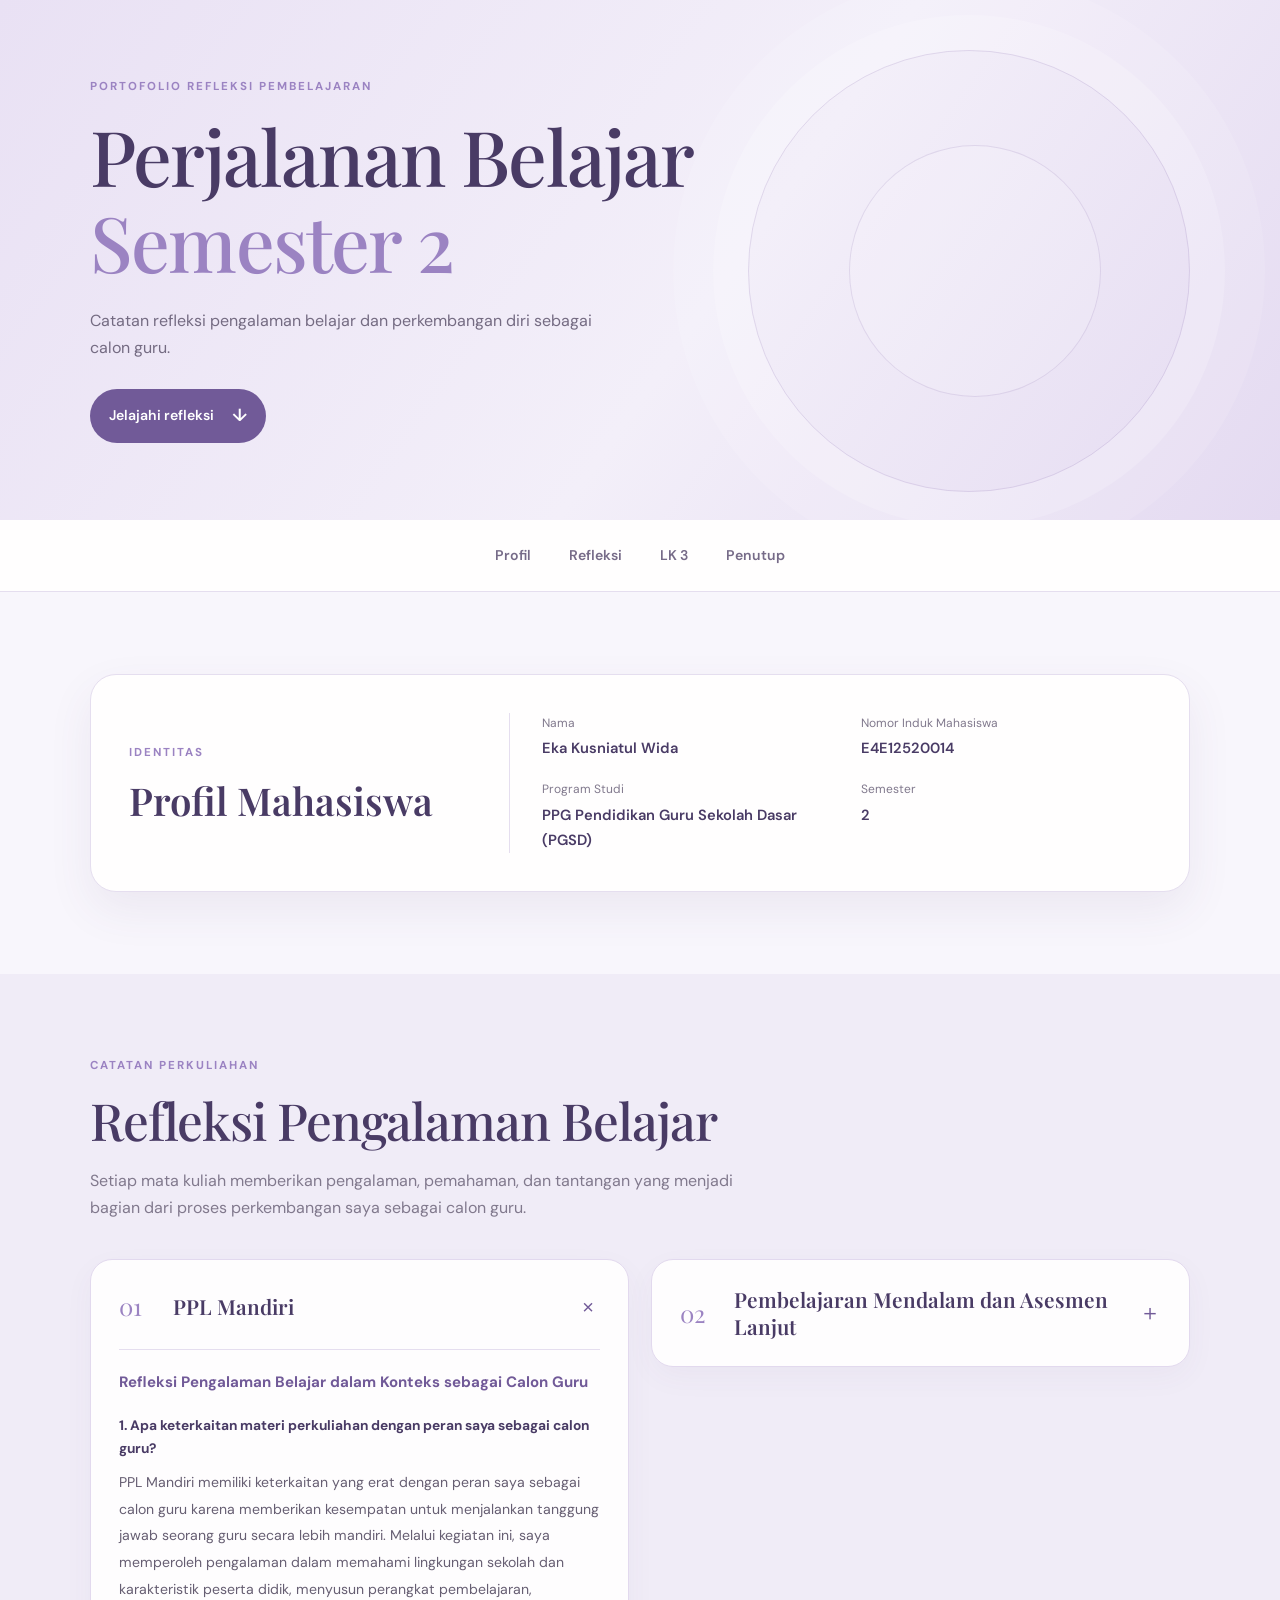
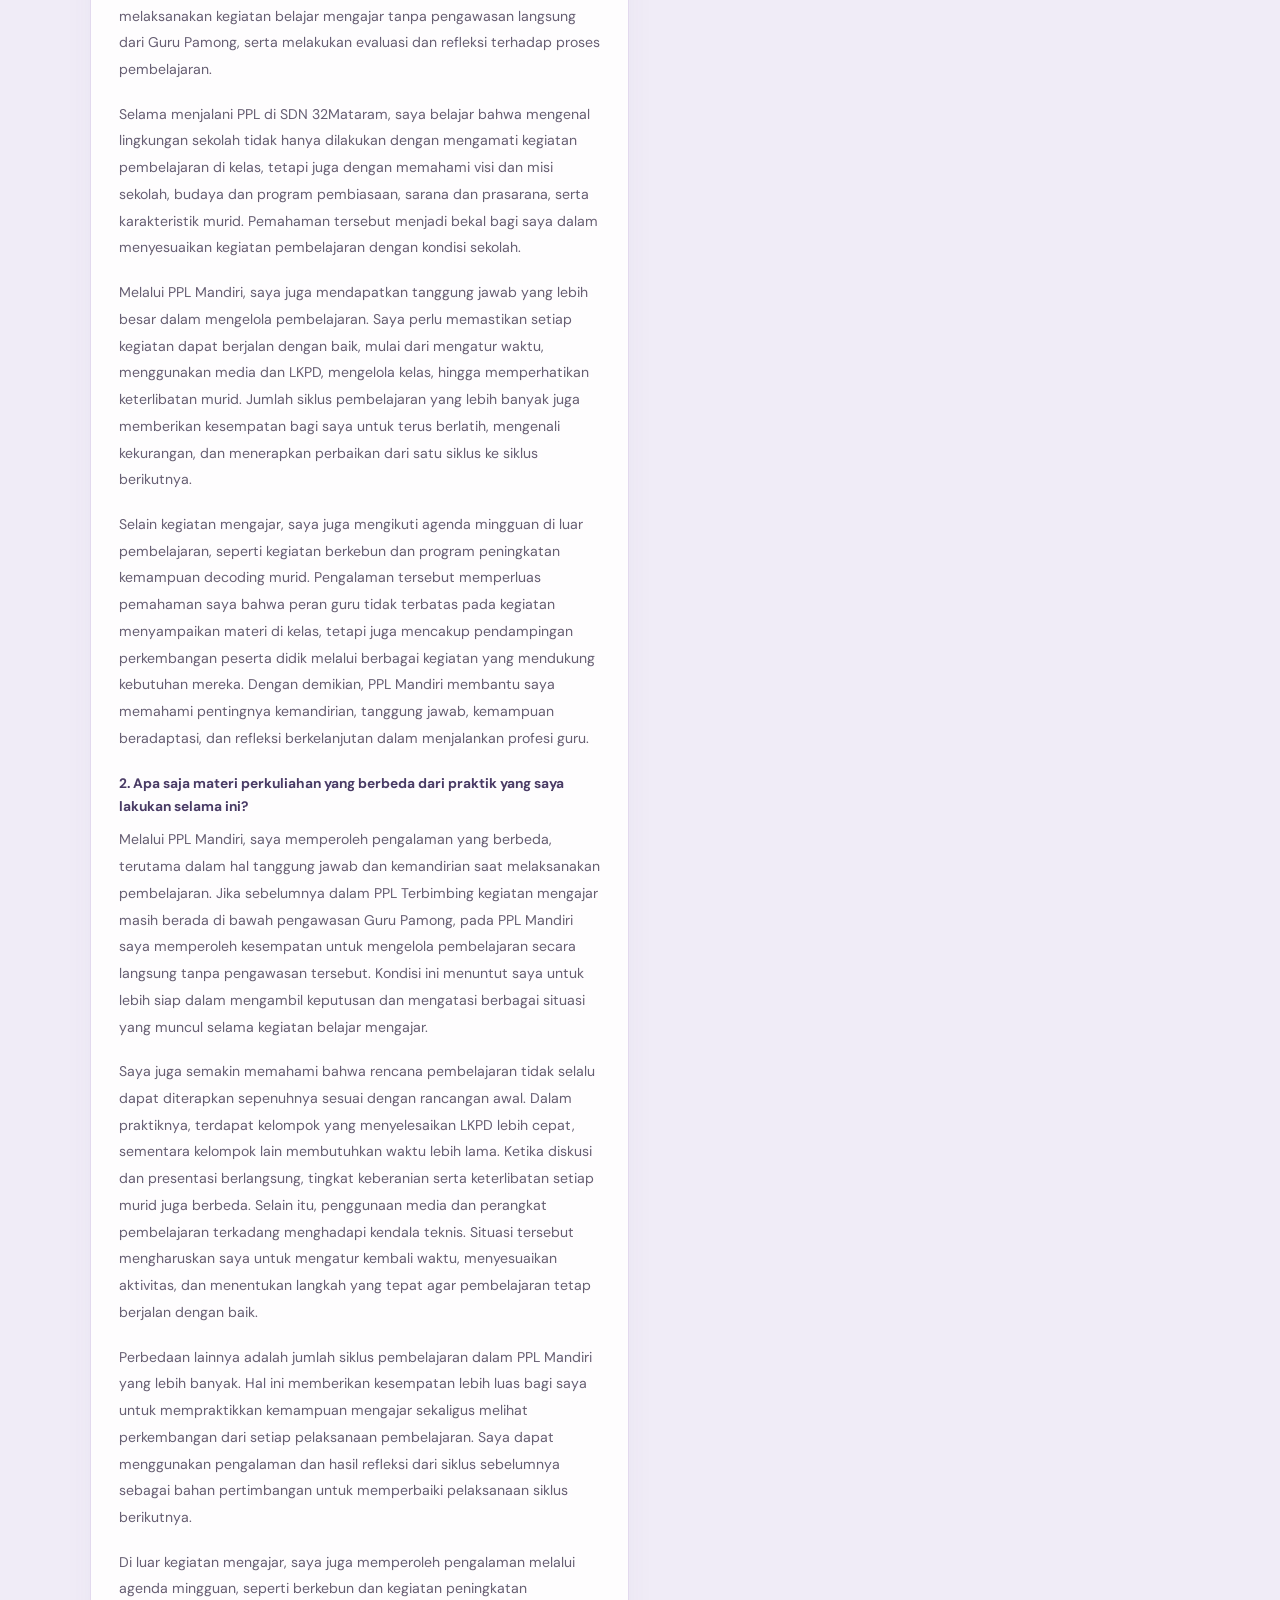
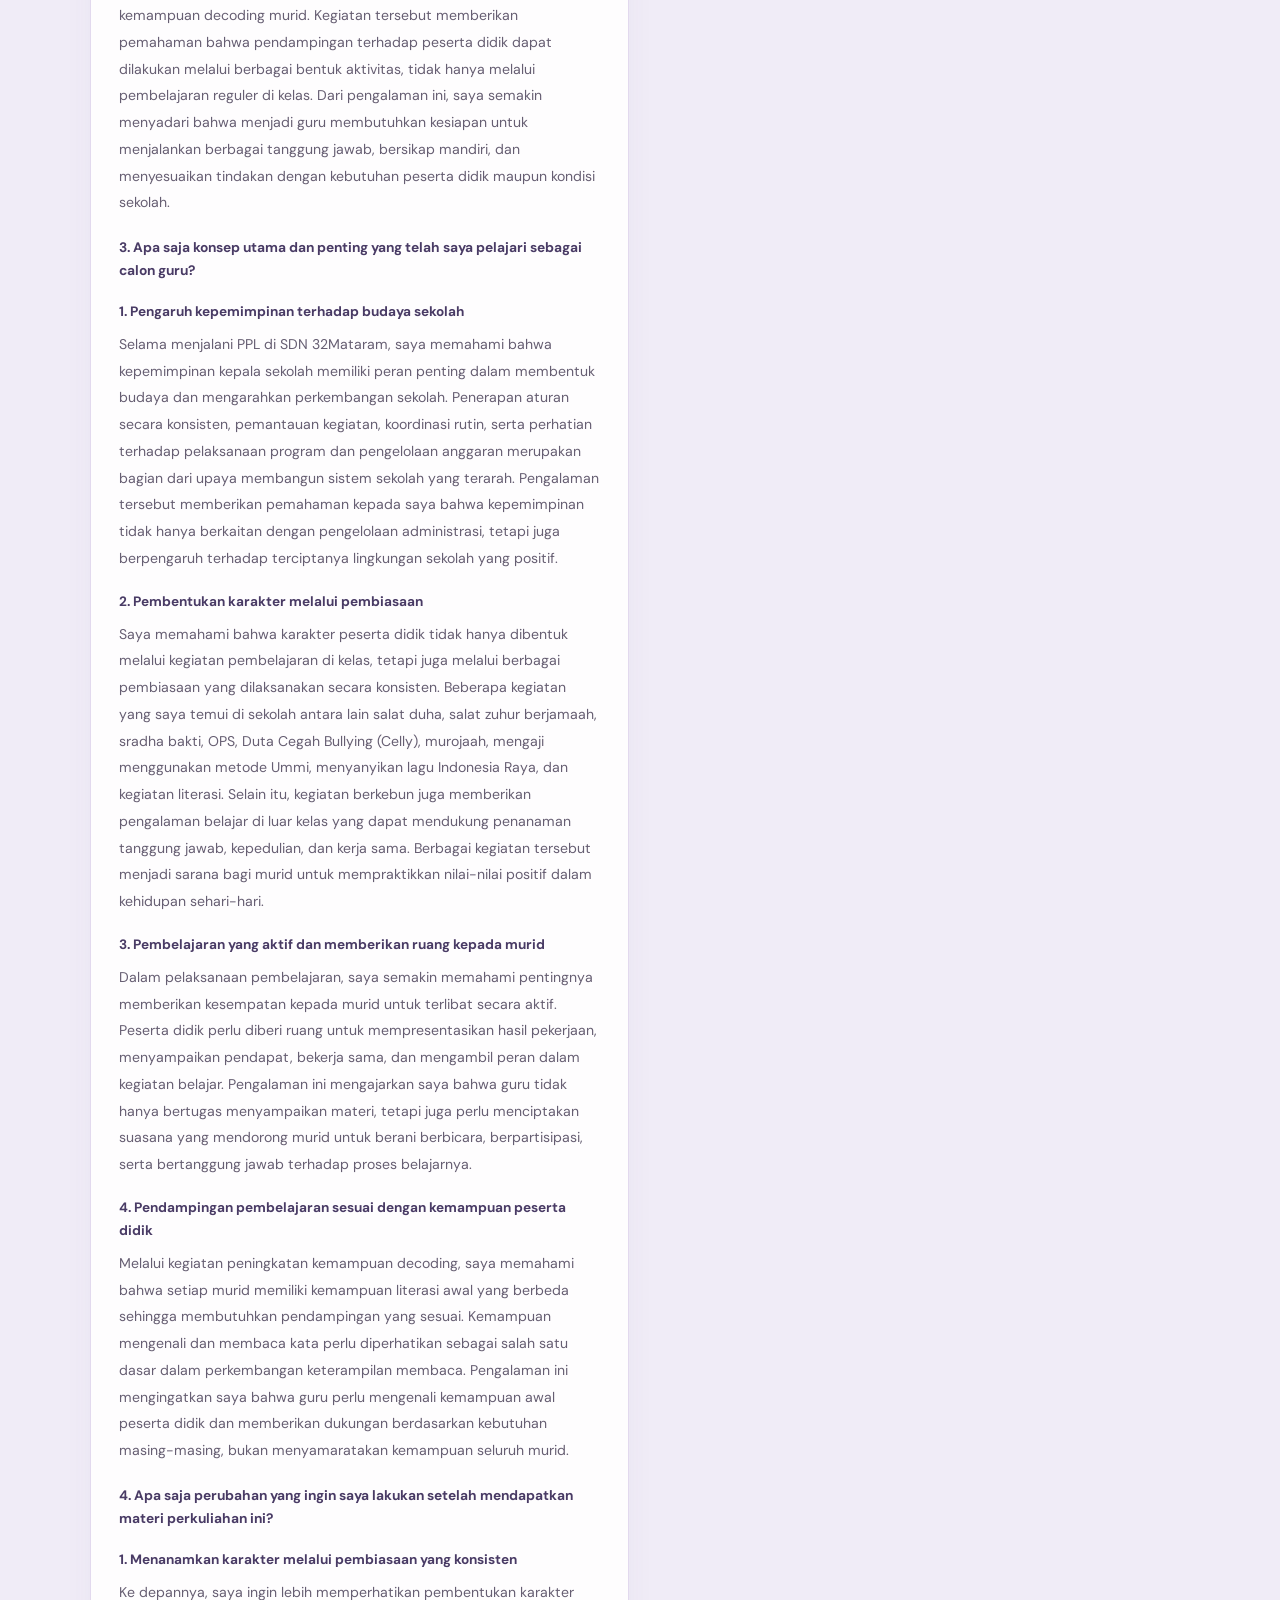
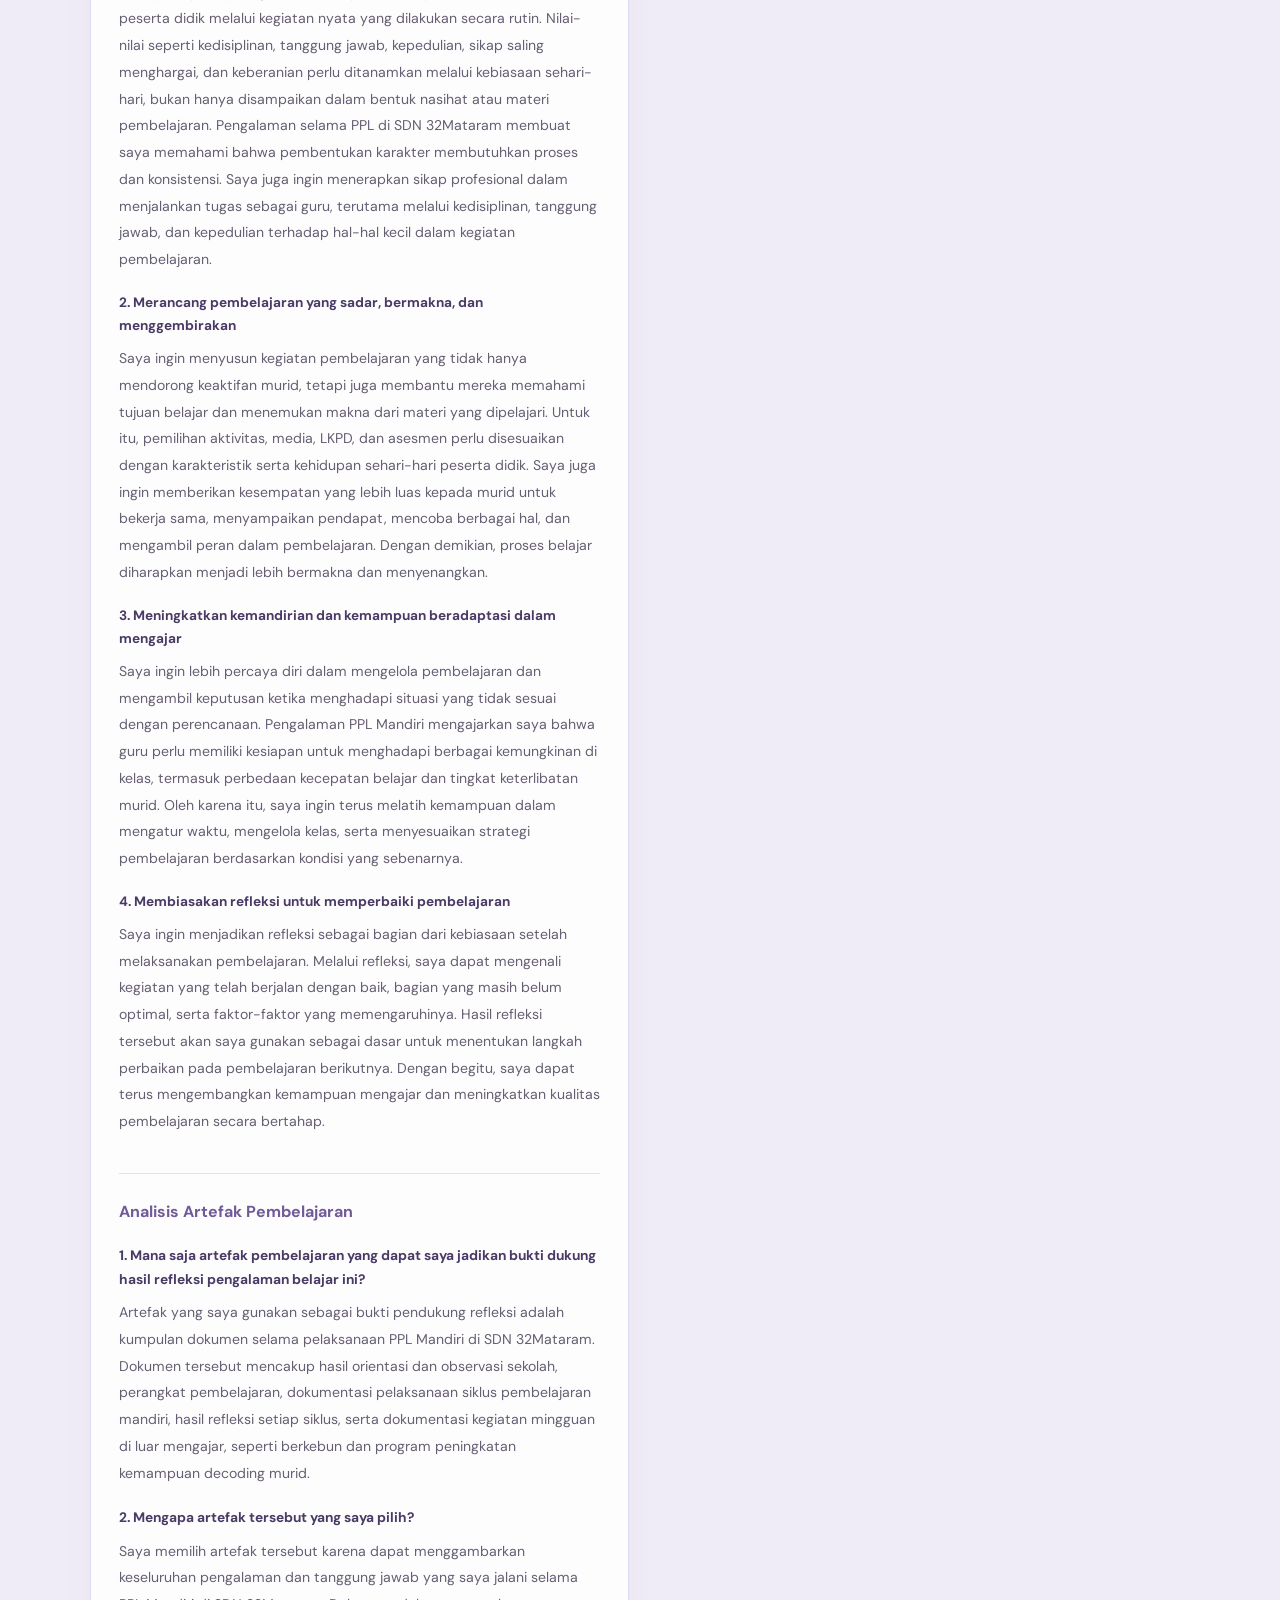
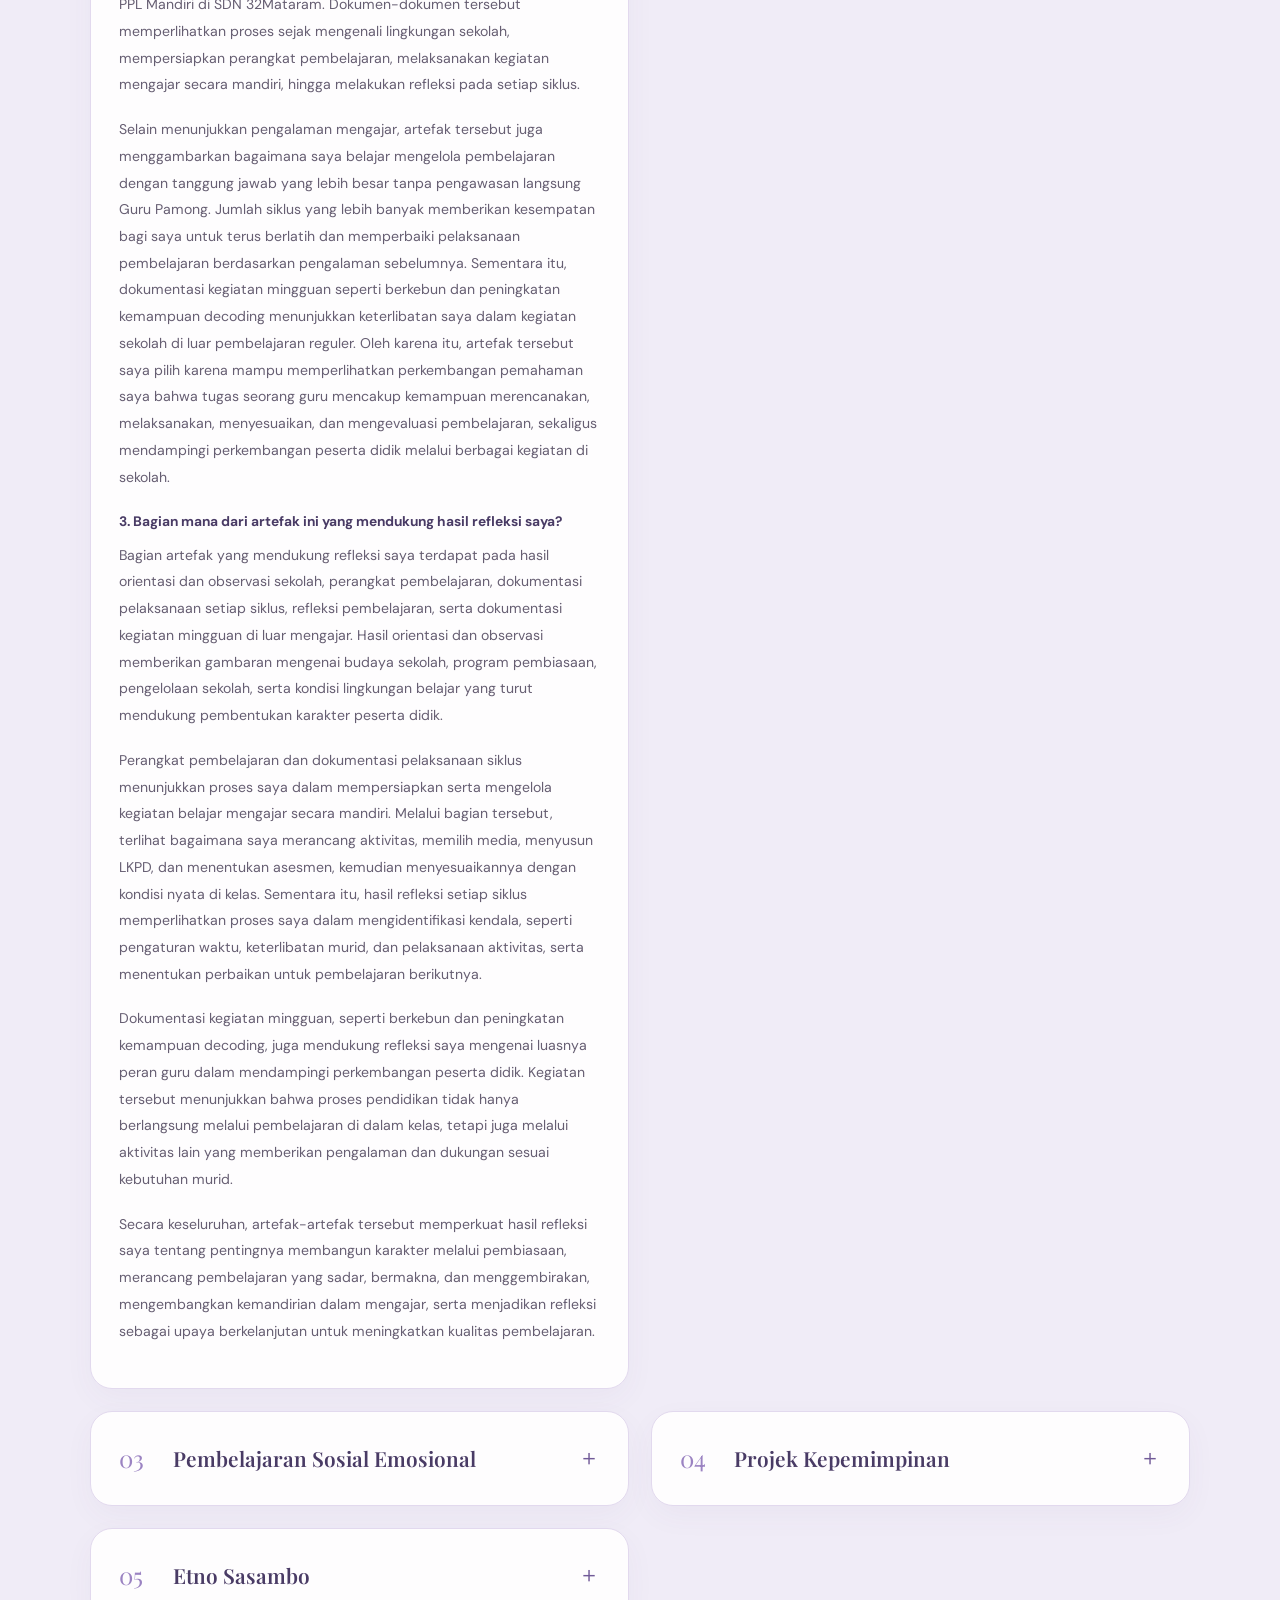
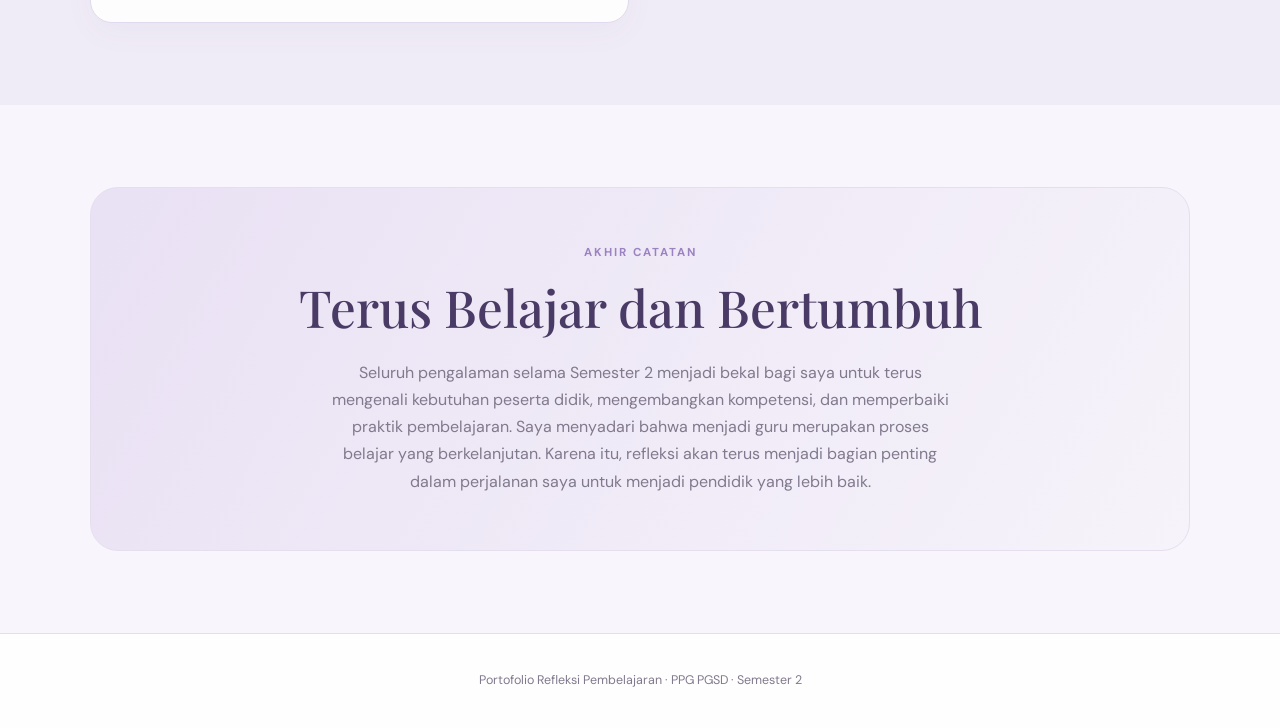
<file: index.html>
<!DOCTYPE html>
<html lang="id">
<head>
  <meta charset="UTF-8">
  <meta name="viewport" content="width=device-width, initial-scale=1.0">
  <meta name="description" content="Refleksi pengalaman belajar mahasiswa PPG PGSD Semester 2.">
  <title>Refleksi Pembelajaran | Semester 2</title>
  <link rel="preconnect" href="https://fonts.googleapis.com">
  <link rel="preconnect" href="https://fonts.gstatic.com" crossorigin>
  <link href="https://fonts.googleapis.com/css2?family=DM+Sans:wght@400;500;600;700&family=Playfair+Display:wght@500;600;700&display=swap" rel="stylesheet">
  <link rel="stylesheet" href="style.css">
</head>
<body>
  <header class="hero" id="beranda">
    <div class="hero-inner">
      <p class="eyebrow">PORTOFOLIO REFLEKSI PEMBELAJARAN</p>
      <h1>Perjalanan Belajar<br><span>Semester 2</span></h1>
      <p class="hero-description">Catatan refleksi pengalaman belajar dan perkembangan diri sebagai calon guru.</p>
      <a class="hero-link" href="#refleksi">Jelajahi refleksi <span aria-hidden="true">↓</span></a>
    </div>
  </header>

 <nav class="site-nav" aria-label="Navigasi utama">
  <a href="#profil">Profil</a>
  <a href="#refleksi">Refleksi</a>
  <a href="lk3.html">LK 3</a>
  <a href="#penutup">Penutup</a>
</nav>

  <main>
    <section class="profile-section" id="profil">
      <div class="profile-card">
        <div class="profile-heading">
          <p class="eyebrow">IDENTITAS</p>
          <h2>Profil Mahasiswa</h2>
        </div>
        <div class="profile-details">
          <p><span>Nama</span><strong> Eka Kusniatul Wida</strong></p>
          <p><span>Nomor Induk Mahasiswa</span><strong> E4E12520014</strong></p>
          <p><span>Program Studi</span><strong> PPG Pendidikan Guru Sekolah Dasar (PGSD)</strong></p>
          <p><span>Semester</span><strong> 2</strong></p>
        </div>
      </div>
    </section>

    <section class="reflection-section" id="refleksi">
      <div class="section-heading">
        <p class="eyebrow">CATATAN PERKULIAHAN</p>
        <h2>Refleksi Pengalaman Belajar</h2>
        <p>Setiap mata kuliah memberikan pengalaman, pemahaman, dan tantangan yang menjadi bagian dari proses perkembangan saya sebagai calon guru.</p>
      </div>
      <div class="course-grid">
<details class="course-card" id="mata-kuliah-1" open>
  <summary>
    <span class="course-number">01</span>
    <span class="course-name">PPL Mandiri</span>
    <span class="course-toggle" aria-hidden="true">＋</span>
  </summary>
  <div class="course-content">
<h4 class="reflection-title">Refleksi Pengalaman Belajar dalam Konteks sebagai Calon Guru</h4>
<h5>1. Apa keterkaitan materi perkuliahan dengan peran saya sebagai calon guru?</h5>
<p>PPL Mandiri memiliki keterkaitan yang erat dengan peran saya sebagai calon guru karena memberikan kesempatan untuk menjalankan tanggung jawab seorang guru secara lebih mandiri. Melalui kegiatan ini, saya memperoleh pengalaman dalam memahami lingkungan sekolah dan karakteristik peserta didik, menyusun perangkat pembelajaran, melaksanakan kegiatan belajar mengajar tanpa pengawasan langsung dari Guru Pamong, serta melakukan evaluasi dan refleksi terhadap proses pembelajaran.</p>
<p>Selama menjalani PPL di SDN 32Mataram, saya belajar bahwa mengenal lingkungan sekolah tidak hanya dilakukan dengan mengamati kegiatan pembelajaran di kelas, tetapi juga dengan memahami visi dan misi sekolah, budaya dan program pembiasaan, sarana dan prasarana, serta karakteristik murid. Pemahaman tersebut menjadi bekal bagi saya dalam menyesuaikan kegiatan pembelajaran dengan kondisi sekolah.</p>
<p>Melalui PPL Mandiri, saya juga mendapatkan tanggung jawab yang lebih besar dalam mengelola pembelajaran. Saya perlu memastikan setiap kegiatan dapat berjalan dengan baik, mulai dari mengatur waktu, menggunakan media dan LKPD, mengelola kelas, hingga memperhatikan keterlibatan murid. Jumlah siklus pembelajaran yang lebih banyak juga memberikan kesempatan bagi saya untuk terus berlatih, mengenali kekurangan, dan menerapkan perbaikan dari satu siklus ke siklus berikutnya.</p>
<p>Selain kegiatan mengajar, saya juga mengikuti agenda mingguan di luar pembelajaran, seperti kegiatan berkebun dan program peningkatan kemampuan decoding murid. Pengalaman tersebut memperluas pemahaman saya bahwa peran guru tidak terbatas pada kegiatan menyampaikan materi di kelas, tetapi juga mencakup pendampingan perkembangan peserta didik melalui berbagai kegiatan yang mendukung kebutuhan mereka. Dengan demikian, PPL Mandiri membantu saya memahami pentingnya kemandirian, tanggung jawab, kemampuan beradaptasi, dan refleksi berkelanjutan dalam menjalankan profesi guru.</p>
<h5>2. Apa saja materi perkuliahan yang berbeda dari praktik yang saya lakukan selama ini?</h5>
<p>Melalui PPL Mandiri, saya memperoleh pengalaman yang berbeda, terutama dalam hal tanggung jawab dan kemandirian saat melaksanakan pembelajaran. Jika sebelumnya dalam PPL Terbimbing kegiatan mengajar masih berada di bawah pengawasan Guru Pamong, pada PPL Mandiri saya memperoleh kesempatan untuk mengelola pembelajaran secara langsung tanpa pengawasan tersebut. Kondisi ini menuntut saya untuk lebih siap dalam mengambil keputusan dan mengatasi berbagai situasi yang muncul selama kegiatan belajar mengajar.</p>
<p>Saya juga semakin memahami bahwa rencana pembelajaran tidak selalu dapat diterapkan sepenuhnya sesuai dengan rancangan awal. Dalam praktiknya, terdapat kelompok yang menyelesaikan LKPD lebih cepat, sementara kelompok lain membutuhkan waktu lebih lama. Ketika diskusi dan presentasi berlangsung, tingkat keberanian serta keterlibatan setiap murid juga berbeda. Selain itu, penggunaan media dan perangkat pembelajaran terkadang menghadapi kendala teknis. Situasi tersebut mengharuskan saya untuk mengatur kembali waktu, menyesuaikan aktivitas, dan menentukan langkah yang tepat agar pembelajaran tetap berjalan dengan baik.</p>
<p>Perbedaan lainnya adalah jumlah siklus pembelajaran dalam PPL Mandiri yang lebih banyak. Hal ini memberikan kesempatan lebih luas bagi saya untuk mempraktikkan kemampuan mengajar sekaligus melihat perkembangan dari setiap pelaksanaan pembelajaran. Saya dapat menggunakan pengalaman dan hasil refleksi dari siklus sebelumnya sebagai bahan pertimbangan untuk memperbaiki pelaksanaan siklus berikutnya.</p>
<p>Di luar kegiatan mengajar, saya juga memperoleh pengalaman melalui agenda mingguan, seperti berkebun dan kegiatan peningkatan kemampuan decoding murid. Kegiatan tersebut memberikan pemahaman bahwa pendampingan terhadap peserta didik dapat dilakukan melalui berbagai bentuk aktivitas, tidak hanya melalui pembelajaran reguler di kelas. Dari pengalaman ini, saya semakin menyadari bahwa menjadi guru membutuhkan kesiapan untuk menjalankan berbagai tanggung jawab, bersikap mandiri, dan menyesuaikan tindakan dengan kebutuhan peserta didik maupun kondisi sekolah.</p>
<h5>3. Apa saja konsep utama dan penting yang telah saya pelajari sebagai calon guru?</h5>
<h5 class="subpoint-title">1. Pengaruh kepemimpinan terhadap budaya sekolah</h5>
<p>Selama menjalani PPL di SDN 32Mataram, saya memahami bahwa kepemimpinan kepala sekolah memiliki peran penting dalam membentuk budaya dan mengarahkan perkembangan sekolah. Penerapan aturan secara konsisten, pemantauan kegiatan, koordinasi rutin, serta perhatian terhadap pelaksanaan program dan pengelolaan anggaran merupakan bagian dari upaya membangun sistem sekolah yang terarah. Pengalaman tersebut memberikan pemahaman kepada saya bahwa kepemimpinan tidak hanya berkaitan dengan pengelolaan administrasi, tetapi juga berpengaruh terhadap terciptanya lingkungan sekolah yang positif.</p>
<h5 class="subpoint-title">2. Pembentukan karakter melalui pembiasaan</h5>
<p>Saya memahami bahwa karakter peserta didik tidak hanya dibentuk melalui kegiatan pembelajaran di kelas, tetapi juga melalui berbagai pembiasaan yang dilaksanakan secara konsisten. Beberapa kegiatan yang saya temui di sekolah antara lain salat duha, salat zuhur berjamaah, sradha bakti, OPS, Duta Cegah Bullying (Celly), murojaah, mengaji menggunakan metode Ummi, menyanyikan lagu Indonesia Raya, dan kegiatan literasi. Selain itu, kegiatan berkebun juga memberikan pengalaman belajar di luar kelas yang dapat mendukung penanaman tanggung jawab, kepedulian, dan kerja sama. Berbagai kegiatan tersebut menjadi sarana bagi murid untuk mempraktikkan nilai-nilai positif dalam kehidupan sehari-hari.</p>
<h5 class="subpoint-title">3. Pembelajaran yang aktif dan memberikan ruang kepada murid</h5>
<p>Dalam pelaksanaan pembelajaran, saya semakin memahami pentingnya memberikan kesempatan kepada murid untuk terlibat secara aktif. Peserta didik perlu diberi ruang untuk mempresentasikan hasil pekerjaan, menyampaikan pendapat, bekerja sama, dan mengambil peran dalam kegiatan belajar. Pengalaman ini mengajarkan saya bahwa guru tidak hanya bertugas menyampaikan materi, tetapi juga perlu menciptakan suasana yang mendorong murid untuk berani berbicara, berpartisipasi, serta bertanggung jawab terhadap proses belajarnya.</p>
<h5 class="subpoint-title">4. Pendampingan pembelajaran sesuai dengan kemampuan peserta didik</h5>
<p>Melalui kegiatan peningkatan kemampuan decoding, saya memahami bahwa setiap murid memiliki kemampuan literasi awal yang berbeda sehingga membutuhkan pendampingan yang sesuai. Kemampuan mengenali dan membaca kata perlu diperhatikan sebagai salah satu dasar dalam perkembangan keterampilan membaca. Pengalaman ini mengingatkan saya bahwa guru perlu mengenali kemampuan awal peserta didik dan memberikan dukungan berdasarkan kebutuhan masing-masing, bukan menyamaratakan kemampuan seluruh murid.</p>
<h5>4. Apa saja perubahan yang ingin saya lakukan setelah mendapatkan materi perkuliahan ini?</h5>
<h5 class="subpoint-title">1. Menanamkan karakter melalui pembiasaan yang konsisten</h5>
<p>Ke depannya, saya ingin lebih memperhatikan pembentukan karakter peserta didik melalui kegiatan nyata yang dilakukan secara rutin. Nilai-nilai seperti kedisiplinan, tanggung jawab, kepedulian, sikap saling menghargai, dan keberanian perlu ditanamkan melalui kebiasaan sehari-hari, bukan hanya disampaikan dalam bentuk nasihat atau materi pembelajaran. Pengalaman selama PPL di SDN 32Mataram membuat saya memahami bahwa pembentukan karakter membutuhkan proses dan konsistensi. Saya juga ingin menerapkan sikap profesional dalam menjalankan tugas sebagai guru, terutama melalui kedisiplinan, tanggung jawab, dan kepedulian terhadap hal-hal kecil dalam kegiatan pembelajaran.</p>
<h5 class="subpoint-title">2. Merancang pembelajaran yang sadar, bermakna, dan menggembirakan</h5>
<p>Saya ingin menyusun kegiatan pembelajaran yang tidak hanya mendorong keaktifan murid, tetapi juga membantu mereka memahami tujuan belajar dan menemukan makna dari materi yang dipelajari. Untuk itu, pemilihan aktivitas, media, LKPD, dan asesmen perlu disesuaikan dengan karakteristik serta kehidupan sehari-hari peserta didik. Saya juga ingin memberikan kesempatan yang lebih luas kepada murid untuk bekerja sama, menyampaikan pendapat, mencoba berbagai hal, dan mengambil peran dalam pembelajaran. Dengan demikian, proses belajar diharapkan menjadi lebih bermakna dan menyenangkan.</p>
<h5 class="subpoint-title">3. Meningkatkan kemandirian dan kemampuan beradaptasi dalam mengajar</h5>
<p>Saya ingin lebih percaya diri dalam mengelola pembelajaran dan mengambil keputusan ketika menghadapi situasi yang tidak sesuai dengan perencanaan. Pengalaman PPL Mandiri mengajarkan saya bahwa guru perlu memiliki kesiapan untuk menghadapi berbagai kemungkinan di kelas, termasuk perbedaan kecepatan belajar dan tingkat keterlibatan murid. Oleh karena itu, saya ingin terus melatih kemampuan dalam mengatur waktu, mengelola kelas, serta menyesuaikan strategi pembelajaran berdasarkan kondisi yang sebenarnya.</p>
<h5 class="subpoint-title">4. Membiasakan refleksi untuk memperbaiki pembelajaran</h5>
<p>Saya ingin menjadikan refleksi sebagai bagian dari kebiasaan setelah melaksanakan pembelajaran. Melalui refleksi, saya dapat mengenali kegiatan yang telah berjalan dengan baik, bagian yang masih belum optimal, serta faktor-faktor yang memengaruhinya. Hasil refleksi tersebut akan saya gunakan sebagai dasar untuk menentukan langkah perbaikan pada pembelajaran berikutnya. Dengan begitu, saya dapat terus mengembangkan kemampuan mengajar dan meningkatkan kualitas pembelajaran secara bertahap.</p>
<h4 class="artifact-title">Analisis Artefak Pembelajaran</h4>
<h5>1. Mana saja artefak pembelajaran yang dapat saya jadikan bukti dukung hasil refleksi pengalaman belajar ini?</h5>
<p>Artefak yang saya gunakan sebagai bukti pendukung refleksi adalah kumpulan dokumen selama pelaksanaan PPL Mandiri di SDN 32Mataram. Dokumen tersebut mencakup hasil orientasi dan observasi sekolah, perangkat pembelajaran, dokumentasi pelaksanaan siklus pembelajaran mandiri, hasil refleksi setiap siklus, serta dokumentasi kegiatan mingguan di luar mengajar, seperti berkebun dan program peningkatan kemampuan decoding murid.</p>
<h5>2. Mengapa artefak tersebut yang saya pilih?</h5>
<p>Saya memilih artefak tersebut karena dapat menggambarkan keseluruhan pengalaman dan tanggung jawab yang saya jalani selama PPL Mandiri di SDN 32Mataram. Dokumen-dokumen tersebut memperlihatkan proses sejak mengenali lingkungan sekolah, mempersiapkan perangkat pembelajaran, melaksanakan kegiatan mengajar secara mandiri, hingga melakukan refleksi pada setiap siklus.</p>
<p>Selain menunjukkan pengalaman mengajar, artefak tersebut juga menggambarkan bagaimana saya belajar mengelola pembelajaran dengan tanggung jawab yang lebih besar tanpa pengawasan langsung Guru Pamong. Jumlah siklus yang lebih banyak memberikan kesempatan bagi saya untuk terus berlatih dan memperbaiki pelaksanaan pembelajaran berdasarkan pengalaman sebelumnya. Sementara itu, dokumentasi kegiatan mingguan seperti berkebun dan peningkatan kemampuan decoding menunjukkan keterlibatan saya dalam kegiatan sekolah di luar pembelajaran reguler. Oleh karena itu, artefak tersebut saya pilih karena mampu memperlihatkan perkembangan pemahaman saya bahwa tugas seorang guru mencakup kemampuan merencanakan, melaksanakan, menyesuaikan, dan mengevaluasi pembelajaran, sekaligus mendampingi perkembangan peserta didik melalui berbagai kegiatan di sekolah.</p>
<h5>3. Bagian mana dari artefak ini yang mendukung hasil refleksi saya?</h5>
<p>Bagian artefak yang mendukung refleksi saya terdapat pada hasil orientasi dan observasi sekolah, perangkat pembelajaran, dokumentasi pelaksanaan setiap siklus, refleksi pembelajaran, serta dokumentasi kegiatan mingguan di luar mengajar. Hasil orientasi dan observasi memberikan gambaran mengenai budaya sekolah, program pembiasaan, pengelolaan sekolah, serta kondisi lingkungan belajar yang turut mendukung pembentukan karakter peserta didik.</p>
<p>Perangkat pembelajaran dan dokumentasi pelaksanaan siklus menunjukkan proses saya dalam mempersiapkan serta mengelola kegiatan belajar mengajar secara mandiri. Melalui bagian tersebut, terlihat bagaimana saya merancang aktivitas, memilih media, menyusun LKPD, dan menentukan asesmen, kemudian menyesuaikannya dengan kondisi nyata di kelas. Sementara itu, hasil refleksi setiap siklus memperlihatkan proses saya dalam mengidentifikasi kendala, seperti pengaturan waktu, keterlibatan murid, dan pelaksanaan aktivitas, serta menentukan perbaikan untuk pembelajaran berikutnya.</p>
<p>Dokumentasi kegiatan mingguan, seperti berkebun dan peningkatan kemampuan decoding, juga mendukung refleksi saya mengenai luasnya peran guru dalam mendampingi perkembangan peserta didik. Kegiatan tersebut menunjukkan bahwa proses pendidikan tidak hanya berlangsung melalui pembelajaran di dalam kelas, tetapi juga melalui aktivitas lain yang memberikan pengalaman dan dukungan sesuai kebutuhan murid.</p>
<p>Secara keseluruhan, artefak-artefak tersebut memperkuat hasil refleksi saya tentang pentingnya membangun karakter melalui pembiasaan, merancang pembelajaran yang sadar, bermakna, dan menggembirakan, mengembangkan kemandirian dalam mengajar, serta menjadikan refleksi sebagai upaya berkelanjutan untuk meningkatkan kualitas pembelajaran.</p>
  </div>
</details>
<details class="course-card" id="mata-kuliah-2">
  <summary>
    <span class="course-number">02</span>
    <span class="course-name">Pembelajaran Mendalam dan Asesmen Lanjut</span>
    <span class="course-toggle" aria-hidden="true">＋</span>
  </summary>
  <div class="course-content">
<h4 class="reflection-title">Refleksi Pengalaman Belajar dalam Konteks sebagai Calon Guru</h4>
<h5>1. Apa keterkaitan materi perkuliahan dengan peran saya sebagai calon guru?</h5>
<p>Mata kuliah Pembelajaran Mendalam dan Asesmen Lanjut merupakan pengembangan dari pengetahuan yang sebelumnya saya dapatkan melalui mata kuliah PMAD. Jika pada mata kuliah PMAD saya lebih banyak mempelajari landasan dalam menyusun perencanaan pembelajaran dan asesmen, pada mata kuliah ini saya memperoleh pemahaman yang lebih mendalam mengenai penerapan pembelajaran yang mindful, meaningful, dan joyful, serta penggunaan asesmen lanjut untuk memenuhi kebutuhan belajar peserta didik.</p>
<p>Materi dalam perkuliahan ini memiliki hubungan yang erat dengan tanggung jawab saya sebagai calon guru sekolah dasar. Saya semakin memahami bahwa tugas seorang guru tidak hanya menyampaikan materi hingga selesai atau memberikan penilaian terhadap hasil belajar murid. Guru juga perlu mengenali keberagaman karakteristik peserta didik, menciptakan pengalaman belajar yang inklusif, dan melaksanakan asesmen secara berkesinambungan.</p>
<p>Berbagai materi yang dipelajari, seperti Pembelajaran Mendalam, Desain Universal Pembelajaran (DUP), Teaching at the Right Level (TaRL), dan Culturally Responsive Teaching (CRT), semakin menguatkan pemahaman saya mengenai pentingnya pembelajaran yang berorientasi pada kebutuhan murid. Pengetahuan tersebut menjadi bekal bagi saya untuk mengelola kelas dengan karakteristik peserta didik yang beragam, memberikan kesempatan belajar yang adil bagi setiap anak, serta menentukan tindak lanjut pembelajaran berdasarkan hasil asesmen.</p>
<h5>2. Apa saja materi perkuliahan yang berbeda dari praktik yang saya lakukan selama ini?</h5>
<p>Perkuliahan ini memberikan sudut pandang baru bagi saya dalam memahami dan melaksanakan pembelajaran. Sebelumnya, saya cenderung menyusun satu bentuk kegiatan pembelajaran dan memberikan LKPD atau soal dengan tingkat kesulitan yang sama kepada seluruh murid. Saya beranggapan bahwa peserta didik yang berada dalam tingkat kelas yang sama memiliki kemampuan dan kebutuhan belajar yang relatif serupa.</p>
<p>Namun, pengalaman praktik di lapangan menunjukkan bahwa kemampuan setiap murid sangat beragam. Ketika seluruh peserta didik diberikan tugas dengan tingkat kesulitan yang sama, muncul beberapa kendala. Apabila tugas yang diberikan terlalu mudah, murid yang telah menguasai materi dapat menyelesaikannya dengan cepat dan kurang memperoleh tantangan. Sebaliknya, apabila tingkat kesulitan soal ditingkatkan untuk memenuhi kebutuhan murid yang lebih mahir, peserta didik yang kemampuan dasarnya masih perlu dikembangkan justru dapat mengalami kesulitan dalam mengerjakannya dan tertinggal dari proses pembelajaran.</p>
<p>Pemahaman tersebut kemudian diperkuat melalui konsep TaRL (Teaching at the Right Level). Pendekatan ini mengajarkan bahwa kegiatan pembelajaran dan pemberian tugas seharusnya disesuaikan dengan kemampuan aktual peserta didik yang diketahui melalui asesmen awal, bukan hanya mengacu pada tingkatan kelas. Dengan demikian, saya memahami bahwa pembelajaran perlu dirancang berdasarkan kondisi dan kebutuhan nyata setiap murid agar seluruhnya dapat berkembang secara optimal.</p>
<h5>3. Apa saja konsep utama dan penting yang telah saya pelajari sebagai calon guru?</h5>
<p>Beberapa konsep penting yang saya pelajari dalam mata kuliah ini meliputi:</p>
<h5 class="subpoint-title">1. Pembelajaran Mendalam (Deep Learning)</h5>
<p>Pembelajaran Mendalam merupakan pendekatan yang mengutamakan pengalaman belajar yang mindful, meaningful, dan joyful. Mindful berarti murid memiliki kesadaran terhadap proses belajar yang dijalaninya, meaningful menunjukkan bahwa pembelajaran memiliki makna serta keterkaitan dengan kehidupan sehari-hari, sedangkan joyful berkaitan dengan terciptanya pengalaman belajar yang menyenangkan. Pendekatan ini menekankan pemahaman konsep secara menyeluruh dan berkelanjutan, bukan sekadar mengingat atau menghafalkan materi.</p>
<h5 class="subpoint-title">2. Desain Universal Pembelajaran (DUP)</h5>
<p>DUP merupakan prinsip perancangan pembelajaran yang memperhatikan keberagaman kebutuhan peserta didik sejak tahap perencanaan. Dalam penerapannya, guru perlu menyediakan berbagai alternatif dalam menyampaikan informasi (representasi), memberikan kesempatan kepada murid untuk menunjukkan pemahaman melalui beragam bentuk tindakan dan ekspresi, serta menghadirkan berbagai cara untuk meningkatkan motivasi dan keterlibatan mereka dalam pembelajaran.</p>
<h5 class="subpoint-title">3. Teaching at the Right Level (TaRL)</h5>
<p>TaRL merupakan pendekatan pembelajaran yang berfokus pada capaian dan kemampuan aktual peserta didik. Pelaksanaannya diawali dengan asesmen diagnostik untuk mengetahui tingkat penguasaan murid. Berdasarkan hasil tersebut, guru dapat memberikan pendampingan, materi, dan LKPD dengan tingkat kesulitan yang disesuaikan dengan kemampuan masing-masing, baik pada tingkat Perlu Bimbingan, Dasar, maupun Mahir.</p>
<h5 class="subpoint-title">4. Culturally Responsive Teaching (CRT)</h5>
<p>CRT merupakan pendekatan yang menghubungkan proses pembelajaran dengan budaya, kebiasaan, lingkungan, dan pengalaman hidup peserta didik. Melalui pendekatan ini, guru dapat mengaitkan materi pelajaran dengan hal-hal yang dekat dengan kehidupan murid sehingga pembelajaran terasa lebih relevan, mudah dipahami, dan memiliki makna bagi mereka.</p>
<h5>4. Apa saja perubahan yang ingin saya lakukan setelah mendapatkan materi perkuliahan ini?</h5>
<p>Setelah mengikuti perkuliahan ini, terdapat beberapa perubahan yang ingin saya terapkan dalam praktik pembelajaran sebagai calon guru.</p>
<p class="bullet-paragraph">•	Melaksanakan asesmen awal secara rutin. Saya ingin membiasakan diri melakukan asesmen diagnostik sebelum memulai pembelajaran untuk mengetahui kemampuan awal dan karakteristik peserta didik. Asesmen tersebut tidak hanya mencakup aspek kognitif, tetapi juga kebutuhan belajar lainnya. Dengan demikian, perencanaan pembelajaran dapat disusun berdasarkan kondisi nyata murid.</p>
<p class="bullet-paragraph">•	Menerapkan pembelajaran berdiferensiasi melalui TaRL. Saya ingin menyesuaikan aktivitas dan tingkat kesulitan LKPD dengan kemampuan aktual peserta didik. Murid yang masih memerlukan bantuan akan memperoleh penguatan dan pendampingan yang sesuai, sedangkan murid yang telah menguasai materi akan diberikan aktivitas yang lebih menantang agar kemampuan mereka tetap berkembang.</p>
<p class="bullet-paragraph">•	Menggunakan prinsip DUP dalam merancang pembelajaran. Saya ingin menyediakan beragam cara untuk menyampaikan materi, misalnya melalui teks, gambar, benda konkret, audio, video, maupun media manipulatif. Selain itu, saya juga ingin menghadirkan variasi aktivitas dan bentuk penugasan agar setiap murid memiliki kesempatan untuk mengikuti pembelajaran serta menunjukkan pemahamannya dengan cara yang sesuai dengan kebutuhannya.</p>
<p class="bullet-paragraph">•	Mengaitkan pembelajaran dengan konteks lokal melalui CRT. Saya ingin lebih sering menghubungkan materi pelajaran dengan budaya, lingkungan sekitar, dan pengalaman sehari-hari peserta didik. Dengan mengangkat hal-hal yang dekat dengan kehidupan mereka, pembelajaran diharapkan menjadi lebih mudah dipahami, relevan, dan bermakna.</p>
<h4 class="artifact-title">Analisis Artefak Pembelajaran</h4>
<h5>1. Mana saja artefak pembelajaran yang dapat saya jadikan bukti dukung hasil refleksi pengalaman belajar ini?</h5>
<p>Artefak yang saya gunakan sebagai bukti pendukung refleksi selama mengikuti mata kuliah Pembelajaran Mendalam dan Asesmen Lanjut (PMAL) adalah sebagai berikut:</p>
<h5 class="subpoint-title">1.	Lembar Kerja 1.C – Menyusun Peta Awal Kebutuhan Belajar Murid.</h5>
<h5 class="subpoint-title">2.	Lembar Kerja 2.C – Menyusun Perangkat DUP dan Mempraktikkannya di Kelas.</h5>
<h5 class="subpoint-title">3.	Lembar Kerja 3.C – Menyusun Perangkat TaRL dan Mempraktikkannya di Kelas.</h5>
<p>Ketiga artefak tersebut dipilih karena menggambarkan tahapan pembelajaran yang saya pelajari selama perkuliahan, mulai dari mengidentifikasi kebutuhan peserta didik melalui asesmen awal, menyusun peta kebutuhan belajar, hingga merancang dan mempraktikkan pembelajaran menggunakan pendekatan yang disesuaikan dengan keberagaman kemampuan serta karakteristik murid.</p>
<h5>2. Mengapa artefak tersebut yang saya pilih?</h5>
<p>Saya memilih ketiga artefak tersebut karena masing-masing menunjukkan perkembangan pemahaman saya terhadap materi PMAL secara bertahap. Ketiganya menggambarkan proses yang saling berkaitan, mulai dari mengenali kebutuhan belajar peserta didik, merancang pembelajaran yang sesuai, mempraktikkannya, hingga melakukan refleksi untuk menentukan perbaikan.</p>
<p>LK 1.C – Menyusun Peta Awal Kebutuhan Belajar Murid</p>
<p>Artefak ini saya pilih karena menjadi salah satu bukti awal pemahaman saya bahwa setiap peserta didik memiliki kemampuan, kebutuhan, dan karakteristik belajar yang berbeda. Melalui tugas ini, saya belajar mengidentifikasi serta memetakan kondisi awal murid sebagai landasan dalam menentukan rancangan pembelajaran yang sesuai dengan kebutuhan mereka.</p>
<p>LK 2.C – Menyusun Perangkat DUP dan Mempraktikkannya di Kelas</p>
<p>Artefak ini menunjukkan bagaimana pemahaman mengenai keberagaman kebutuhan murid mulai saya terapkan dalam penyusunan rancangan pembelajaran. Saya belajar menyediakan variasi media, aktivitas, dan cara bagi peserta didik untuk menunjukkan pemahamannya. Perangkat yang telah disusun kemudian dipraktikkan melalui kegiatan microteaching dan memperoleh tanggapan serta masukan dari teman sejawat. Melalui proses tersebut, saya mendapatkan kesempatan untuk mengevaluasi dan menyempurnakan rancangan maupun pelaksanaan pembelajaran berdasarkan umpan balik yang diterima.</p>
<p>LK 3.C – Menyusun Perangkat TaRL dan Mempraktikkannya di Kelas</p>
<p>Artefak ini saya pilih karena memperlihatkan perkembangan pemahaman saya dalam menyesuaikan pembelajaran dengan tingkat kemampuan aktual peserta didik, bukan hanya berdasarkan tingkatan kelasnya. Perangkat TaRL yang telah dirancang selanjutnya dipraktikkan melalui microteaching dan kegiatan lesson study. Dari rangkaian kegiatan tersebut, saya memperoleh pengalaman dalam mengamati proses pembelajaran, menerima masukan, melakukan refleksi, serta menentukan perbaikan agar pembelajaran lebih sesuai dengan kemampuan dan kebutuhan murid.</p>
<p>Secara keseluruhan, ketiga artefak tersebut memperlihatkan proses belajar saya yang saling berkesinambungan, yaitu mengenali kebutuhan peserta didik, menyusun rancangan pembelajaran yang responsif, mempraktikkannya, menerima umpan balik, dan melakukan perbaikan secara berkelanjutan.</p>
<h5>3. Bagian mana dari artefak ini yang mendukung hasil refleksi saya?</h5>
<p>LK 1.C – Bagian Menyusun Asesmen Awal dan Peta Kebutuhan Belajar</p>
<p>Bagian yang mendukung refleksi saya dalam artefak ini terlihat pada penyusunan peta awal kebutuhan belajar murid yang didasarkan pada hasil asesmen awal. Asesmen tersebut tidak hanya berfokus pada kemampuan akademik atau kognitif, tetapi juga memperhatikan berbagai aspek nonkognitif yang dapat memengaruhi proses belajar peserta didik. Aspek tersebut meliputi kondisi fisik, sosial, emosional, minat, bakat, gaya belajar, serta latar belakang murid.</p>
<p>Melalui kegiatan ini, saya semakin memahami bahwa setiap peserta didik memiliki kondisi dan kebutuhan belajar yang tidak selalu sama. Hasil pemetaan tersebut dapat digunakan sebagai dasar untuk menentukan strategi, aktivitas, media, dan bentuk pembelajaran yang sesuai dengan karakteristik masing-masing murid. Artefak ini memperkuat refleksi saya bahwa pembelajaran yang berpusat pada peserta didik harus diawali dengan mengenali mereka secara menyeluruh, bukan hanya berdasarkan pencapaian akademiknya.</p>
<p>LK 2.C – Bagian pada Artefak DUP</p>
<p>Bagian yang mendukung refleksi saya pada artefak DUP terlihat dari penggunaan berbagai alternatif dalam menyajikan materi serta pemberian kesempatan kepada peserta didik untuk memperlihatkan pemahamannya melalui cara yang beragam. Dalam perangkat DUP, saya merancang penggunaan beberapa jenis media, seperti audio-visual, teks, gambar, dan benda konkret. Selain itu, terdapat variasi aktivitas serta bentuk unjuk kerja yang memungkinkan murid mengikuti pembelajaran dan mengekspresikan pemahamannya sesuai dengan kebutuhan serta karakteristik masing-masing.</p>
<p>Melalui artefak ini, saya memperoleh pemahaman bahwa pembelajaran perlu dirancang secara fleksibel dan tidak hanya bergantung pada satu metode penyampaian materi atau satu bentuk penilaian. Guru perlu menyediakan alternatif agar lebih banyak peserta didik dapat mengakses pembelajaran dan menunjukkan kemampuan mereka.</p>
<p>LK 3.C – Bagian pada Artefak TaRL</p>
<p>Bagian yang paling mendukung refleksi saya pada artefak TaRL terlihat pada pelaksanaan asesmen diagnostik awal, pengelompokan murid berdasarkan kemampuan aktual, serta penyusunan LKPD dengan tingkat kompleksitas yang berbeda. Peserta didik yang berada pada kategori Perlu Bimbingan, Dasar, dan Mahir memperoleh bentuk tugas yang disesuaikan dengan tingkat penguasaan masing-masing.</p>
<p>Dari pengalaman tersebut, saya menyadari bahwa pemberian tugas yang seragam kepada seluruh murid belum tentu mampu memenuhi kebutuhan belajar mereka. Peserta didik yang telah menguasai materi dapat merasa kurang tertantang apabila hanya diberikan soal yang terlalu mudah. Sebaliknya, murid yang masih memerlukan pendampingan dapat mengalami kesulitan ketika harus menyelesaikan tugas dengan tingkat kompleksitas yang terlalu tinggi. Melalui penerapan TaRL, saya belajar bahwa pembelajaran perlu memberikan tantangan yang sesuai dengan kemampuan aktual setiap peserta didik berdasarkan hasil asesmen awal.</p>
<p>Ketiga artefak tersebut secara keseluruhan memperkuat pemahaman saya bahwa pembelajaran yang berpihak pada murid tidak cukup hanya dengan menghadirkan metode dan media yang bervariasi. Guru juga perlu memahami kebutuhan peserta didik sejak awal, menyusun pembelajaran yang fleksibel, memberikan aktivitas sesuai tingkat kemampuan, serta melakukan evaluasi dan perbaikan secara berkelanjutan.</p>
  </div>
</details>
<details class="course-card" id="mata-kuliah-3">
  <summary>
    <span class="course-number">03</span>
    <span class="course-name">Pembelajaran Sosial Emosional</span>
    <span class="course-toggle" aria-hidden="true">＋</span>
  </summary>
  <div class="course-content">
<h4 class="reflection-title">A. Refleksi Pembelajaran</h4>
<h5>1. Bagaimana materi yang dipelajari memiliki keterkaitan dengan peran saya sebagai calon guru?</h5>
<p>Materi Pembelajaran Sosial Emosional memiliki keterkaitan yang erat dengan peran saya sebagai calon guru. Melalui materi pada Bab 2 mengenai kerangka CASEL dan Bab 3 mengenai Experiential Learning, saya memahami bahwa tugas guru bukan hanya membantu murid mencapai tujuan akademik, tetapi juga mendukung perkembangan sosial dan emosional mereka. Kerangka CASEL mengajarkan pentingnya mengembangkan kesadaran diri, manajemen diri, kesadaran sosial, keterampilan berelasi, serta pengambilan keputusan yang bertanggung jawab. Sementara itu, Experiential Learning memberikan pemahaman bahwa murid dapat belajar secara lebih bermakna melalui pengalaman langsung, refleksi, pembentukan konsep, dan penerapan kembali.</p>
<p>Pemahaman ini berkaitan dengan pengalaman saya selama melaksanakan PPL. Saya menemukan bahwa setiap murid memiliki karakter dan cara berinteraksi yang berbeda. Ada murid yang aktif menyampaikan pendapat, tetapi ada pula yang masih membutuhkan dorongan untuk berpartisipasi. Oleh karena itu, sebagai calon guru, saya perlu mampu menciptakan pembelajaran yang tidak hanya memperhatikan pemahaman materi, tetapi juga memberikan ruang bagi murid untuk mengenali diri, mengelola emosi, menghargai orang lain, dan belajar melalui pengalaman.</p>
<h5>2. Apakah terdapat materi yang berbeda dari praktik yang selama ini saya lakukan?</h5>
<p>Ya, terdapat beberapa hal yang berbeda antara materi yang saya pelajari dengan praktik pembelajaran yang selama ini saya lakukan. Sebelumnya, saya cenderung lebih berfokus pada penyampaian materi, penyelesaian kegiatan, dan ketercapaian tujuan pembelajaran. Saya belum secara konsisten mempertimbangkan bagaimana kegiatan pembelajaran dapat sekaligus mengembangkan kompetensi sosial emosional murid. Misalnya, ketika melaksanakan diskusi kelompok, perhatian saya lebih banyak tertuju pada penyelesaian tugas dibandingkan memastikan setiap murid memperoleh kesempatan untuk berpartisipasi dan menyampaikan pendapat.</p>
<p>Selain itu, saya juga menyadari bahwa kegiatan pembelajaran yang saya rancang terkadang masih didominasi oleh penjelasan guru. Padahal, melalui Experiential Learning, saya memahami bahwa murid perlu memperoleh kesempatan untuk mengalami suatu kegiatan secara langsung, merefleksikan pengalaman tersebut, menghubungkannya dengan konsep yang dipelajari, dan mencoba menerapkannya kembali. Hal ini menjadi bahan evaluasi bagi saya agar ke depannya tidak hanya berfokus pada hasil pembelajaran, tetapi juga memperhatikan proses dan pengalaman belajar murid.</p>
<h5>3. Apa konsep utama atau hal penting yang saya pelajari dari materi tersebut?</h5>
<p>Konsep utama yang saya pelajari pada Bab 2 adalah kerangka CASEL yang terdiri atas lima kompetensi sosial emosional, yaitu self-awareness (kesadaran diri), self-management (manajemen diri), social awareness (kesadaran sosial), relationship skills (keterampilan berelasi), dan responsible decision-making (pengambilan keputusan yang bertanggung jawab). Saya memahami bahwa kelima kompetensi tersebut penting untuk membantu murid mengenali dirinya, mengelola emosi, memahami perasaan orang lain, membangun hubungan positif, serta mempertimbangkan konsekuensi sebelum mengambil keputusan. Kompetensi tersebut dapat dikembangkan melalui kegiatan pembelajaran dan pembiasaan di lingkungan sekolah.</p>
<p>Pada Bab 3, konsep penting yang saya pelajari adalah Experiential Learning, yaitu pendekatan pembelajaran yang menempatkan pengalaman sebagai bagian utama dalam proses belajar. Pendekatan ini memiliki empat tahapan, yaitu Concrete Experience, Reflective Observation, Abstract Conceptualization, dan Active Experimentation. Melalui tahapan tersebut, murid memperoleh pengalaman langsung, melakukan refleksi terhadap pengalaman, membangun pemahaman atau konsep, kemudian mencoba menerapkannya dalam situasi lain. Saya memahami bahwa pengalaman belajar yang melibatkan murid secara aktif dapat membantu mereka membangun pemahaman yang lebih bermakna sekaligus mengembangkan kemampuan sosial dan emosional.</p>
<h5>4. Apa perubahan yang ingin saya lakukan setelah mempelajari materi tersebut?</h5>
<p>Setelah mempelajari materi ini, saya ingin lebih memperhatikan perkembangan sosial emosional murid dalam merancang dan melaksanakan pembelajaran. Saya akan berusaha mengintegrasikan kompetensi CASEL melalui kegiatan sederhana, seperti mengajak murid mengenali perasaan dan kesiapan belajarnya, membiasakan mereka menghargai pendapat teman, serta memberikan kesempatan yang adil untuk berpartisipasi dalam kegiatan kelompok. Saya juga ingin lebih peka terhadap dinamika interaksi antarmurid agar dapat membantu mereka membangun hubungan yang positif dan saling menghargai.</p>
<p>Selain itu, saya ingin menerapkan Experiential Learning dengan menghadirkan kegiatan yang dekat dengan kehidupan sehari-hari murid. Saya akan berusaha memberikan kesempatan kepada murid untuk mengamati, mencoba, dan mengalami suatu kegiatan secara langsung sebelum mengajak mereka melakukan refleksi dan menarik kesimpulan. Dengan demikian, murid tidak hanya menerima informasi dari guru, tetapi juga terlibat aktif dalam membangun pengetahuannya. Saya berharap perubahan tersebut dapat membantu saya menciptakan pembelajaran yang lebih bermakna, menyenangkan, dan memperhatikan perkembangan murid secara menyeluruh.</p>
<h4 class="artifact-title">B. Analisis Artefak Pembelajaran</h4>
<h5>1. Apa artefak yang menjadi bukti dukung dalam proses pembelajaran?</h5>
<p>Artefak yang saya gunakan sebagai bukti dukung dalam proses pembelajaran adalah tugas atau hasil kegiatan pada Bab 2 mengenai penerapan kerangka CASEL dan Bab 3 mengenai penerapan Experiential Learning. Kedua artefak tersebut menunjukkan proses saya dalam memahami konsep pembelajaran sosial emosional serta menghubungkannya dengan praktik pembelajaran di sekolah.</p>
<h5>2. Mengapa saya memilih artefak tersebut?</h5>
<p>Saya memilih kedua artefak tersebut karena masing-masing merepresentasikan konsep penting yang saya pelajari dalam mata kuliah Pembelajaran Sosial Emosional. Artefak Bab 2 menunjukkan pemahaman saya mengenai pentingnya mengembangkan lima kompetensi sosial emosional melalui kegiatan pembelajaran. Sementara itu, artefak Bab 3 menunjukkan pemahaman saya mengenai pentingnya pengalaman langsung sebagai bagian dari proses belajar. Keduanya saling melengkapi karena pembelajaran tidak hanya perlu membantu murid memahami materi, tetapi juga memberikan pengalaman yang mendukung perkembangan sosial dan emosional mereka.</p>
<h5>3. Bagian mana dari artefak tersebut yang mendukung proses refleksi saya?</h5>
<p>Bagian yang mendukung refleksi saya dari artefak Bab 2 adalah pembahasan mengenai lima kompetensi CASEL dan contoh penerapannya dalam kegiatan pembelajaran. Bagian tersebut membuat saya menyadari bahwa kemampuan mengenali emosi, mengelola diri, bekerja sama, dan menghargai orang lain perlu dikembangkan secara sengaja melalui proses pembelajaran. Sementara itu, bagian artefak Bab 3 yang paling mendukung refleksi saya adalah tahapan Experiential Learning, khususnya keterkaitan antara pengalaman langsung dan kegiatan refleksi. Bagian tersebut membantu saya memahami bahwa murid perlu diberikan kesempatan untuk mengalami dan memaknai proses belajar, bukan hanya menerima penjelasan dari guru. Kedua bagian tersebut menjadi pengingat bagi saya untuk merancang pembelajaran yang lebih memperhatikan kebutuhan dan perkembangan murid secara utuh.</p>
  </div>
</details>
<details class="course-card" id="mata-kuliah-4">
  <summary>
    <span class="course-number">04</span>
    <span class="course-name">Projek Kepemimpinan</span>
    <span class="course-toggle" aria-hidden="true">＋</span>
  </summary>
  <div class="course-content">
<h4 class="reflection-title">Refleksi pengalaman belajar dalam konteks sebagai calon guru (connection, challenge, concept, change)</h4>
<h5>1. Apa keterkaitan materi perkuliahan dengan peran saya sebagai calon guru?</h5>
<p>Materi dalam mata kuliah Pembelajaran Sosial Emosional, khususnya kerangka CASEL pada Bab 2 dan Experiential Learning pada Bab 3, memiliki keterkaitan erat dengan peran saya sebagai calon guru. Melalui materi tersebut, saya memahami bahwa tugas guru tidak hanya berfokus pada pencapaian akademik murid, tetapi juga mendukung perkembangan sosial dan emosional mereka. Kerangka CASEL memberikan pemahaman mengenai pentingnya mengembangkan kesadaran diri, kemampuan mengelola emosi, kepedulian terhadap orang lain, keterampilan membangun hubungan, serta kemampuan mengambil keputusan secara bertanggung jawab. Sementara itu, Experiential Learning mengajarkan bahwa murid dapat membangun pemahaman melalui pengalaman langsung, refleksi, pembentukan konsep, dan penerapan kembali.</p>
<p>Pemahaman tersebut berkaitan dengan pengalaman saya selama melaksanakan PPL. Dalam kegiatan pembelajaran, saya menemukan bahwa setiap murid memiliki karakter dan cara berinteraksi yang berbeda. Ada murid yang aktif menyampaikan pendapat, tetapi ada pula yang cenderung diam dan membutuhkan dorongan untuk terlibat. Saya juga melihat bahwa kegiatan kelompok tidak selalu berjalan dengan baik apabila murid belum terbiasa bekerja sama dan menghargai pendapat teman. Pengalaman tersebut membuat saya menyadari bahwa guru perlu memperhatikan kondisi sosial emosional murid sekaligus merancang kegiatan yang memberikan kesempatan kepada mereka untuk belajar melalui pengalaman.</p>
<h5>2. Apa saja materi perkuliahan yang berbeda dari praktik yang saya lakukan selama ini?</h5>
<p>Salah satu hal yang berbeda dari praktik pembelajaran saya sebelumnya adalah perhatian terhadap perkembangan sosial emosional murid. Sebelumnya, saya cenderung lebih berfokus pada penyampaian materi, penyelesaian kegiatan, dan ketercapaian tujuan pembelajaran. Saya belum secara konsisten mempertimbangkan bagaimana kegiatan pembelajaran dapat membantu murid mengenali perasaan, mengelola emosi, memahami orang lain, dan membangun hubungan yang positif. Misalnya, ketika melaksanakan diskusi kelompok, perhatian saya lebih banyak tertuju pada penyelesaian tugas dibandingkan memastikan setiap murid memperoleh kesempatan untuk berpartisipasi.</p>
<p>Hal lain yang berbeda adalah pemahaman mengenai pembelajaran berbasis pengalaman melalui Experiential Learning. Dalam praktik sebelumnya, saya terkadang masih lebih banyak memberikan penjelasan dan mengarahkan murid untuk mengikuti langkah-langkah kegiatan yang telah disiapkan. Setelah mempelajari Experiential Learning, saya memahami bahwa murid perlu memperoleh kesempatan untuk mengalami suatu kegiatan secara langsung, mengamati dan merefleksikan pengalaman tersebut, menghubungkannya dengan konsep yang dipelajari, serta mencoba menerapkannya kembali. Dengan demikian, murid tidak hanya menerima informasi, tetapi juga terlibat aktif dalam membangun pemahamannya sendiri.</p>
<h5>3. Apa saja konsep utama dan penting yang telah saya pelajari sebagai calon guru?</h5>
<p>Sebagai calon guru, terdapat dua konsep penting yang saya pelajari melalui mata kuliah Pembelajaran Sosial Emosional. Pertama, kerangka CASEL, yang mencakup lima kompetensi utama, yaitu self-awareness (kesadaran diri), self-management (manajemen diri), social awareness (kesadaran sosial), relationship skills (keterampilan berelasi), dan responsible decision-making (pengambilan keputusan yang bertanggung jawab). Saya memahami bahwa kelima kompetensi tersebut saling berkaitan dan perlu dikembangkan agar murid mampu mengenali dirinya, mengelola emosi, memahami perasaan orang lain, membangun hubungan positif, serta mempertimbangkan konsekuensi dari keputusan yang diambil. Kompetensi tersebut dapat diintegrasikan dalam kegiatan pembelajaran maupun pembiasaan di lingkungan sekolah.</p>
<p>Kedua, Experiential Learning, yaitu pendekatan pembelajaran yang menempatkan pengalaman sebagai bagian penting dalam proses belajar. Pendekatan ini terdiri atas empat tahapan, yaitu Concrete Experience (pengalaman konkret), Reflective Observation (observasi reflektif), Abstract Conceptualization (konseptualisasi abstrak), dan Active Experimentation (eksperimen aktif). Melalui tahapan tersebut, murid memperoleh pengalaman langsung, merefleksikan hal yang dialami, membangun pemahaman berdasarkan pengalaman tersebut, kemudian mencoba menerapkannya dalam situasi lain. Saya memahami bahwa proses belajar akan lebih bermakna ketika murid diberikan kesempatan untuk terlibat secara aktif dan menemukan pemahamannya melalui pengalaman.</p>
<h5>4. Apa saja perubahan yang ingin saya lakukan setelah mendapatkan materi perkuliahan ini?</h5>
<p>Setelah mengikuti mata kuliah Pembelajaran Sosial Emosional, saya ingin lebih memperhatikan perkembangan sosial emosional murid dalam merancang dan melaksanakan pembelajaran. Saya akan berusaha mengintegrasikan lima kompetensi CASEL melalui kegiatan sederhana, seperti mengajak murid mengenali perasaan dan kesiapan belajarnya, membiasakan mereka menghargai pendapat teman, serta memberikan kesempatan yang adil untuk berpartisipasi dalam kegiatan kelompok. Saya juga ingin lebih peka terhadap interaksi antarmurid agar dapat membantu mereka membangun hubungan yang positif dan saling menghargai.</p>
<p>Selain itu, saya ingin menerapkan Experiential Learning melalui kegiatan yang memberikan pengalaman langsung kepada murid. Saya akan berusaha menghadirkan aktivitas yang dekat dengan kehidupan sehari-hari, kemudian memberikan kesempatan kepada murid untuk mengamati, mencoba, merefleksikan pengalaman, dan menarik kesimpulan. Saya juga ingin membiasakan kegiatan refleksi setelah pembelajaran agar murid dapat memahami hal yang telah dipelajari serta pengalaman yang mereka peroleh. Dengan demikian, pembelajaran tidak hanya berorientasi pada hasil akhir, tetapi juga memperhatikan proses dan pengalaman belajar murid.</p>
<h4 class="artifact-title">Analisis Artefak Pembelajaran</h4>
<h5>1. Mana saja artefak pembelajaran yang dapat saya jadikan bukti dukung hasil refleksi pengalaman belajar ini?</h5>
<p>Artefak yang saya pilih sebagai bukti dukung hasil refleksi pengalaman belajar ini adalah hasil kegiatan atau tugas pada Bab 2 mengenai penerapan kerangka CASEL serta hasil kegiatan atau rancangan pembelajaran pada Bab 3 mengenai penerapan Experiential Learning. Kedua artefak tersebut merepresentasikan pemahaman saya mengenai pentingnya pembelajaran sosial emosional dan penerapannya dalam proses pembelajaran.</p>
<h5>2. Mengapa artefak tersebut yang saya pilih?</h5>
<p>Saya memilih kedua artefak tersebut karena dapat menunjukkan pemahaman dan perkembangan saya setelah mempelajari materi Pembelajaran Sosial Emosional. Artefak Bab 2 mengenai CASEL menunjukkan pemahaman saya terhadap lima kompetensi sosial emosional serta bagaimana kompetensi tersebut dapat dikembangkan melalui kegiatan pembelajaran. Sementara itu, artefak Bab 3 mengenai Experiential Learning menunjukkan pemahaman saya mengenai pentingnya pengalaman langsung, refleksi, pembentukan konsep, dan penerapan dalam proses belajar.</p>
<p>Kedua artefak tersebut saling melengkapi karena menggambarkan bahwa pembelajaran tidak hanya bertujuan membantu murid memahami materi, tetapi juga memberikan kesempatan bagi mereka untuk mengembangkan kemampuan sosial emosional melalui pengalaman yang bermakna. Selain itu, kedua artefak tersebut menjadi pengingat bagi saya untuk menerapkan pemahaman yang telah diperoleh dalam merancang pembelajaran sebagai calon guru.</p>
<h5>3. Bagian mana dari artefak ini yang mendukung hasil refleksi saya?</h5>
<p>Pada artefak Bab 2 mengenai kerangka CASEL, bagian yang mendukung hasil refleksi saya adalah pembahasan mengenai lima kompetensi sosial emosional beserta contoh penerapannya dalam kegiatan pembelajaran. Bagian tersebut membantu saya memahami bahwa kemampuan mengenali diri, mengelola emosi, memahami orang lain, bekerja sama, dan mengambil keputusan secara bertanggung jawab perlu dikembangkan melalui proses pembelajaran. Hal ini berkaitan dengan refleksi saya mengenai pentingnya memperhatikan kondisi sosial emosional murid, bukan hanya pencapaian akademiknya.</p>
<p>Sementara itu, pada artefak Bab 3 mengenai Experiential Learning, bagian yang mendukung hasil refleksi saya adalah penjelasan mengenai empat tahapan pembelajaran berbasis pengalaman, mulai dari pengalaman konkret hingga eksperimen aktif. Bagian tersebut memperkuat pemahaman saya bahwa murid perlu memperoleh kesempatan untuk terlibat langsung dalam kegiatan, merefleksikan pengalaman, membangun pemahaman, dan mencoba menerapkannya kembali. Hal ini menjadi bahan refleksi bagi saya untuk tidak terlalu mendominasi proses pembelajaran, tetapi memberikan ruang bagi murid untuk belajar secara aktif.</p>
<p>Kedua artefak tersebut mendukung refleksi saya bahwa pembelajaran yang baik perlu memperhatikan perkembangan murid secara menyeluruh. Sebagai calon guru, saya perlu mampu mengintegrasikan pembelajaran sosial emosional dan pengalaman belajar yang bermakna agar murid tidak hanya berkembang dalam aspek pengetahuan, tetapi juga dalam kemampuan mengelola diri dan berinteraksi dengan lingkungan sosialnya.</p>
  </div>
</details>
<details class="course-card" id="mata-kuliah-5">
  <summary>
    <span class="course-number">05</span>
    <span class="course-name">Etno Sasambo</span>
    <span class="course-toggle" aria-hidden="true">＋</span>
  </summary>
  <div class="course-content">
<p class="document-label">Indikator</p>
<h4 class="reflection-title">Refleksi pengalaman belajar dalam konteks sebagai calon guru (connection, challenge, concept, change).</h4>
<p class="document-label">Pertanyaan dan Uraian Jawaban</p>
<h5>1. Apa keterkaitan materi perkuliahan dengan peran saya sebagai calon guru?</h5>
<p>Materi dalam mata kuliah Pembelajaran Sosial Emosional memiliki keterkaitan erat dengan peran saya sebagai calon guru karena memberikan pemahaman bahwa keberhasilan pembelajaran tidak hanya ditentukan oleh pencapaian akademik, tetapi juga oleh perkembangan sosial dan emosional murid. Melalui materi pada Bab 2 mengenai kerangka CASEL, saya memahami pentingnya membantu murid mengembangkan kesadaran diri, kemampuan mengelola emosi, kepedulian terhadap orang lain, keterampilan berelasi, dan pengambilan keputusan yang bertanggung jawab. Sementara itu, materi pada Bab 3 mengenai Experiential Learning memberikan pemahaman bahwa proses belajar dapat berlangsung lebih bermakna ketika murid memperoleh pengalaman secara langsung, merefleksikannya, dan menghubungkannya dengan pengetahuan yang dipelajari.</p>
<p>Pemahaman tersebut berkaitan dengan pengalaman saya selama melaksanakan PPL. Dalam kegiatan pembelajaran, saya menemukan bahwa setiap murid memiliki karakter dan cara berinteraksi yang berbeda. Ada murid yang aktif menyampaikan pendapat, tetapi ada pula yang cenderung diam dan membutuhkan dorongan untuk terlibat. Saya juga menyadari bahwa kegiatan kelompok tidak hanya menjadi sarana untuk menyelesaikan tugas, tetapi dapat menjadi kesempatan bagi murid untuk belajar bekerja sama, menghargai pendapat, dan memahami orang lain. Oleh karena itu, saya memahami bahwa sebagai calon guru, saya perlu memperhatikan perkembangan sosial emosional murid serta merancang pengalaman belajar yang dapat mendukung perkembangan tersebut.</p>
<h5>2. Apa saja materi perkuliahan yang berbeda dari praktik yang saya lakukan selama ini?</h5>
<p>Materi yang berbeda dari praktik pembelajaran yang selama ini saya lakukan adalah penerapan kompetensi sosial emosional secara lebih terencana dalam kegiatan pembelajaran. Sebelumnya, saya cenderung lebih berfokus pada penyampaian materi, penyelesaian kegiatan, dan ketercapaian tujuan pembelajaran. Saya belum secara konsisten mempertimbangkan bagaimana kegiatan yang dirancang dapat membantu murid mengenali perasaan, mengelola emosi, memahami kondisi orang lain, dan membangun hubungan yang positif. Misalnya, ketika melaksanakan diskusi kelompok, perhatian saya terkadang lebih banyak tertuju pada penyelesaian tugas dibandingkan memastikan setiap murid memperoleh kesempatan untuk berpartisipasi.</p>
<p>Selain itu, materi Experiential Learning memberikan pemahaman yang berbeda mengenai bagaimana pengalaman dapat dimanfaatkan sebagai bagian dari proses pembelajaran. Selama ini, saya terkadang masih lebih banyak memberikan penjelasan dan mengarahkan murid untuk mengikuti kegiatan yang telah disiapkan. Melalui materi ini, saya memahami bahwa pembelajaran sebaiknya memberikan kesempatan kepada murid untuk mengalami suatu kegiatan secara langsung, melakukan refleksi, membangun pemahaman berdasarkan pengalaman tersebut, kemudian mencoba menerapkannya dalam situasi lain. Hal ini membuat saya menyadari bahwa murid perlu diberikan ruang untuk terlibat aktif dalam proses menemukan pengetahuan, bukan hanya menerima informasi dari guru.</p>
<h5>3. Apa saja konsep utama dan penting yang telah saya pelajari sebagai calon guru?</h5>
<p>Konsep utama yang saya pelajari pada Bab 2 adalah kerangka CASEL, yang mencakup lima kompetensi sosial emosional, yaitu self-awareness (kesadaran diri), self-management (manajemen diri), social awareness (kesadaran sosial), relationship skills (keterampilan berelasi), dan responsible decision-making (pengambilan keputusan yang bertanggung jawab). Saya memahami bahwa kelima kompetensi tersebut saling berkaitan dan penting untuk dikembangkan dalam diri murid. Melalui kompetensi tersebut, murid diharapkan mampu mengenali dirinya, mengelola emosi dan perilaku, memahami perasaan orang lain, membangun hubungan yang positif, serta mempertimbangkan konsekuensi sebelum mengambil keputusan. Saya juga memahami bahwa kompetensi CASEL dapat diintegrasikan dalam kegiatan pembelajaran maupun pembiasaan di lingkungan sekolah.</p>
<p>Pada Bab 3, konsep penting yang saya pelajari adalah Experiential Learning, yaitu pendekatan pembelajaran yang menempatkan pengalaman sebagai bagian utama dalam proses belajar. Pendekatan ini terdiri atas empat tahapan, yaitu Concrete Experience (pengalaman konkret), Reflective Observation (observasi reflektif), Abstract Conceptualization (konseptualisasi abstrak), dan Active Experimentation (eksperimen aktif). Saya memahami bahwa melalui tahapan tersebut, murid tidak hanya memperoleh pengalaman secara langsung, tetapi juga diajak mengamati, merefleksikan, membangun pemahaman, dan mencoba menerapkan pengetahuan yang diperoleh. Konsep ini menunjukkan bahwa pengalaman dapat menjadi sumber belajar yang membantu murid memahami materi sekaligus mengembangkan kemampuan untuk berpikir dan bertindak berdasarkan pengalaman mereka.</p>
<h5>4. Apa saja perubahan yang ingin saya lakukan setelah mendapatkan materi perkuliahan ini?</h5>
<p>Setelah mendapatkan materi ini, saya ingin lebih memperhatikan perkembangan sosial emosional murid dalam merancang dan melaksanakan pembelajaran. Saya ingin mulai mengintegrasikan lima kompetensi CASEL melalui kegiatan sederhana, seperti mengajak murid mengenali perasaan dan kesiapan belajarnya, membiasakan mereka menghargai pendapat teman, serta memberikan kesempatan kepada setiap murid untuk berpartisipasi dalam kegiatan kelompok. Saya juga ingin lebih peka terhadap interaksi antarmurid sehingga dapat menciptakan lingkungan belajar yang aman, nyaman, dan mendukung hubungan positif di antara mereka.</p>
<p>Selain itu, saya ingin menerapkan pendekatan Experiential Learning dengan memberikan kesempatan kepada murid untuk memperoleh pengalaman secara langsung melalui kegiatan yang dekat dengan kehidupan sehari-hari. Saya ingin membiasakan murid untuk tidak hanya melakukan suatu kegiatan, tetapi juga merefleksikan pengalaman, menghubungkannya dengan materi pembelajaran, dan mencoba menerapkan pemahamannya. Saya juga ingin lebih memperhatikan proses belajar murid, termasuk bagaimana mereka terlibat dan memperoleh makna dari kegiatan yang dilakukan. Dengan demikian, pembelajaran diharapkan tidak hanya berorientasi pada hasil akhir, tetapi juga memberikan pengalaman yang bermakna bagi perkembangan murid.</p>
<h4 class="artifact-title">Analisis Artefak Pembelajaran</h4>
<h5>1. Mana saja artefak pembelajaran yang dapat saya jadikan bukti dukung hasil refleksi pengalaman belajar ini?</h5>
<p>Artefak pembelajaran yang dapat saya jadikan bukti dukung adalah hasil tugas atau kegiatan pembelajaran pada Bab 2 mengenai kerangka CASEL dan Bab 3 mengenai Experiential Learning. Artefak Bab 2 berkaitan dengan pemahaman dan penerapan lima kompetensi sosial emosional dalam kegiatan pembelajaran. Sementara itu, artefak Bab 3 berkaitan dengan pemahaman dan penerapan tahapan Experiential Learning sebagai pendekatan pembelajaran berbasis pengalaman. Kedua artefak tersebut menjadi bukti proses belajar saya dalam memahami konsep pembelajaran sosial emosional serta menghubungkannya dengan peran saya sebagai calon guru.</p>
<h5>2. Mengapa artefak tersebut yang saya pilih?</h5>
<p>Saya memilih artefak tersebut karena keduanya menunjukkan pemahaman yang saya peroleh dari dua materi utama dalam mata kuliah Pembelajaran Sosial Emosional. Artefak Bab 2 saya pilih karena memberikan gambaran mengenai pemahaman saya terhadap pentingnya mengembangkan kompetensi sosial emosional murid melalui kerangka CASEL. Melalui artefak tersebut, saya dapat melihat bagaimana lima kompetensi CASEL dapat diterapkan dalam kegiatan pembelajaran dan kehidupan sehari-hari di sekolah.</p>
<p>Sementara itu, artefak Bab 3 saya pilih karena menunjukkan pemahaman saya mengenai pentingnya pengalaman langsung dalam proses pembelajaran. Melalui artefak tersebut, saya dapat memahami bahwa pengalaman belajar perlu diikuti dengan kegiatan refleksi, pembentukan konsep, dan penerapan kembali. Kedua artefak ini saling melengkapi karena menunjukkan bahwa pembelajaran tidak hanya perlu memperhatikan perkembangan sosial emosional murid, tetapi juga memberikan kesempatan kepada mereka untuk terlibat aktif dalam memperoleh pengetahuan melalui pengalaman yang bermakna.</p>
<h5>3. Bagian mana dari artefak ini yang mendukung hasil refleksi saya?</h5>
<p>Pada artefak Bab 2 mengenai kerangka CASEL, bagian yang mendukung hasil refleksi saya adalah pembahasan mengenai lima kompetensi sosial emosional beserta contoh penerapannya dalam kegiatan pembelajaran. Bagian tersebut memperkuat pemahaman saya bahwa kemampuan mengenali diri, mengelola emosi, memahami orang lain, membangun hubungan positif, dan mengambil keputusan secara bertanggung jawab perlu dikembangkan sejak dini. Hal ini mendukung refleksi saya mengenai pentingnya memperhatikan kondisi sosial emosional murid, bukan hanya berfokus pada pencapaian akademik mereka.</p>
<p>Sementara itu, pada artefak Bab 3 mengenai Experiential Learning, bagian yang mendukung hasil refleksi saya adalah penjelasan mengenai empat tahapan pembelajaran berbasis pengalaman, mulai dari pengalaman konkret hingga eksperimen aktif. Bagian tersebut membantu saya memahami bahwa pengalaman langsung perlu diikuti dengan proses refleksi agar murid dapat menemukan makna dari kegiatan yang dilakukan dan menghubungkannya dengan konsep pembelajaran. Hal ini mendukung perubahan yang ingin saya lakukan, yaitu memberikan lebih banyak kesempatan kepada murid untuk mengalami, mengamati, merefleksikan, dan menerapkan pengetahuan yang diperoleh.</p>
<p>Kedua artefak tersebut secara keseluruhan mendukung pemahaman saya bahwa pembelajaran perlu memperhatikan perkembangan murid secara menyeluruh. Sebagai calon guru, saya perlu mampu mengintegrasikan kompetensi sosial emosional dan pengalaman belajar yang bermakna agar murid tidak hanya berkembang dalam aspek pengetahuan, tetapi juga memiliki kemampuan untuk mengenali diri, mengelola emosi, bekerja sama, dan berinteraksi secara positif dengan lingkungannya.</p>
  </div>
</details>
      </div>
    </section>

    <section class="closing-section" id="penutup">
      <div class="closing-card">
        <p class="eyebrow">AKHIR CATATAN</p>
        <h2>Terus Belajar dan Bertumbuh</h2>
        <p>Seluruh pengalaman selama Semester 2 menjadi bekal bagi saya untuk terus mengenali kebutuhan peserta didik, mengembangkan kompetensi, dan memperbaiki praktik pembelajaran. Saya menyadari bahwa menjadi guru merupakan proses belajar yang berkelanjutan. Karena itu, refleksi akan terus menjadi bagian penting dalam perjalanan saya untuk menjadi pendidik yang lebih baik.</p>
      </div>
    </section>
  </main>

  <footer class="site-footer">
    <p>Portofolio Refleksi Pembelajaran · PPG PGSD · Semester 2</p>
  </footer>
</body>
</html>
</file>
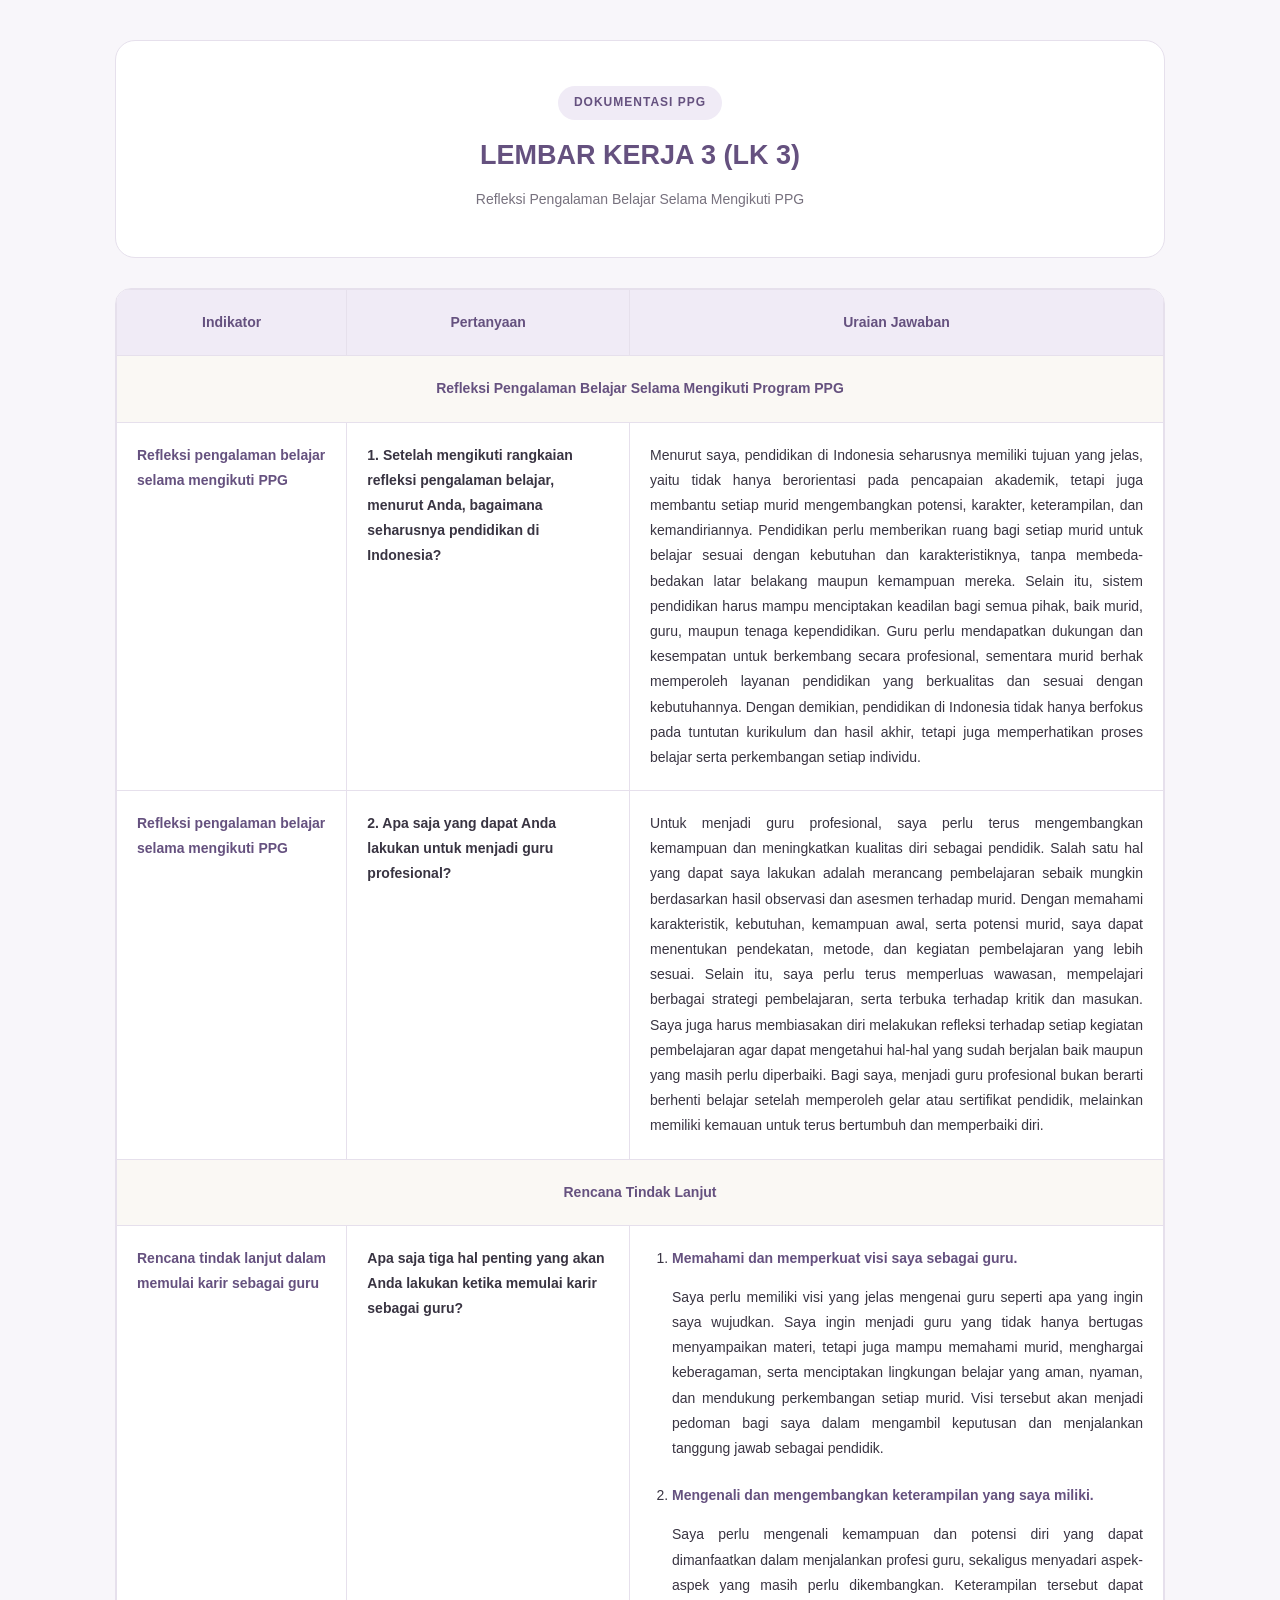
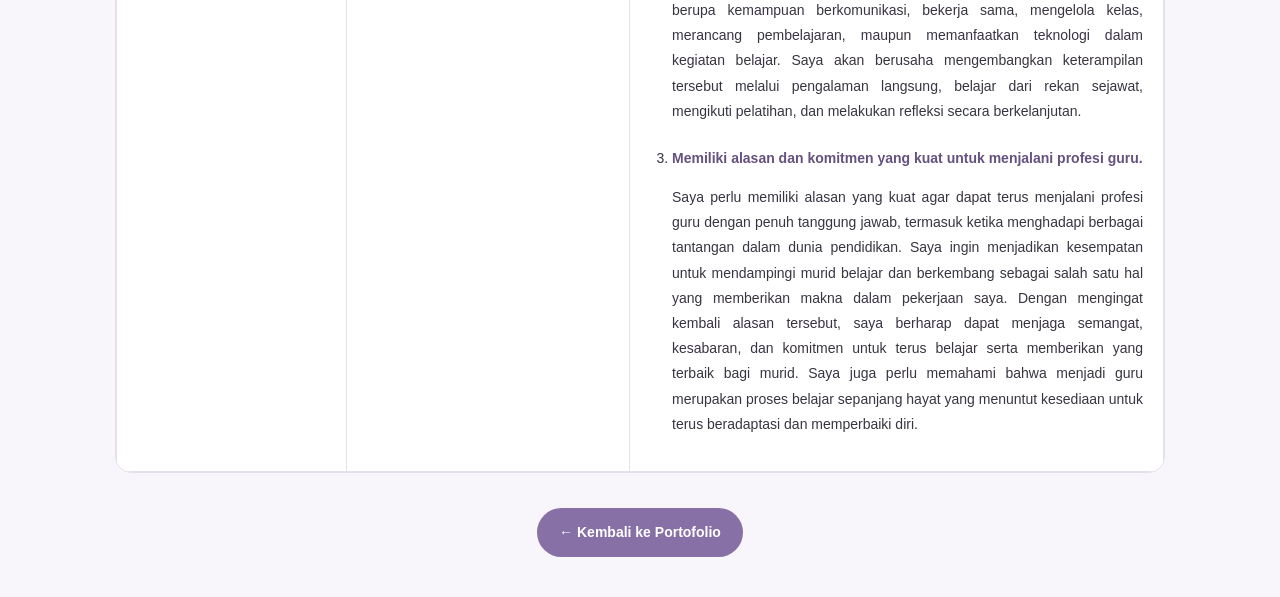
<file: lk3.html>
<!DOCTYPE html>
<html lang="id">
<head>
  <meta charset="UTF-8">
  <meta name="viewport" content="width=device-width, initial-scale=1.0">
  <title>LK 3 - Refleksi Pengalaman Belajar</title>

  <style>
    :root {
      --lavender-900: #65517f;
      --lavender-700: #8670a5;
      --lavender-500: #b5a2ce;
      --lavender-100: #f0ebf6;
      --cream: #faf8f4;
      --page: #f8f6fa;
      --text: #393442;
      --muted: #77717e;
      --border: #e6e0ec;
      --white: #ffffff;
    }

    * {
      box-sizing: border-box;
    }

    body {
      margin: 0;
      padding: 40px 20px;
      background: var(--page);
      color: var(--text);
      font-family: Arial, sans-serif;
      line-height: 1.8;
    }

    .document-container {
      max-width: 1050px;
      margin: 0 auto;
    }

    .document-header {
      padding: 45px 35px;
      margin-bottom: 30px;
      text-align: center;
      background: var(--white);
      border: 1px solid var(--border);
      border-radius: 20px;
    }

    .document-label {
      display: inline-block;
      padding: 6px 16px;
      margin-bottom: 15px;
      color: var(--lavender-900);
      background: var(--lavender-100);
      border-radius: 30px;
      font-size: 12px;
      font-weight: bold;
      letter-spacing: 1px;
    }

    .document-header h1 {
      margin: 0;
      color: var(--lavender-900);
      font-size: 27px;
      line-height: 1.5;
    }

    .document-header p {
      margin: 12px 0 0;
      color: var(--muted);
      font-size: 14px;
    }

    .table-wrapper {
      overflow-x: auto;
      margin-bottom: 30px;
      background: var(--white);
      border: 1px solid var(--border);
      border-radius: 16px;
    }

    table {
      width: 100%;
      border-collapse: collapse;
      min-width: 750px;
    }

    th, td {
      padding: 20px;
      border: 1px solid var(--border);
      text-align: left;
      vertical-align: top;
    }

    th {
      color: var(--lavender-900);
      background: var(--lavender-100);
      font-size: 14px;
      text-align: center;
    }

    td {
      font-size: 14px;
    }

    .indicator {
      width: 22%;
      color: var(--lavender-900);
      font-weight: bold;
    }

    .question {
      width: 27%;
      font-weight: 600;
    }

    .answer {
      width: 51%;
      text-align: justify;
    }

    .section-row td {
      background: var(--cream);
      color: var(--lavender-900);
      font-weight: bold;
      text-align: center;
    }

    .answer ol {
      padding-left: 22px;
      margin: 0;
    }

    .answer li {
      margin-bottom: 22px;
    }

    .answer li:last-child {
      margin-bottom: 0;
    }

    .answer strong {
      color: var(--lavender-900);
    }

    .back-link {
      display: inline-block;
      padding: 12px 22px;
      color: var(--white);
      background: var(--lavender-700);
      border-radius: 30px;
      text-decoration: none;
      font-size: 14px;
      font-weight: bold;
      transition: background 0.2s ease;
    }

    .back-link:hover {
      background: var(--lavender-900);
    }

    .document-footer {
      margin-top: 35px;
      text-align: center;
    }

    @media (max-width: 600px) {
      body {
        padding: 20px 12px;
      }

      .document-header {
        padding: 30px 18px;
      }

      .document-header h1 {
        font-size: 21px;
      }
    }

    @media print {
      body {
        padding: 0;
        background: white;
      }

      .document-header,
      .table-wrapper {
        border: 1px solid #ddd;
        break-inside: avoid;
      }

      .back-link {
        display: none;
      }

      .table-wrapper {
        overflow: visible;
      }

      table {
        min-width: 0;
      }

      th, td {
        padding: 10px;
        font-size: 11px;
      }
    }
  </style>
</head>

<body>

  <main class="document-container">

    <header class="document-header">
      <span class="document-label">DOKUMENTASI PPG</span>

      <h1>
        LEMBAR KERJA 3 (LK 3)
      </h1>

      <p>
        Refleksi Pengalaman Belajar Selama Mengikuti PPG
      </p>
    </header>

    <div class="table-wrapper">
      <table>

        <thead>
          <tr>
            <th>Indikator</th>
            <th>Pertanyaan</th>
            <th>Uraian Jawaban</th>
          </tr>
        </thead>

        <tbody>

          <tr class="section-row">
            <td colspan="3">
              Refleksi Pengalaman Belajar Selama Mengikuti Program PPG
            </td>
          </tr>

          <tr>
            <td class="indicator">
              Refleksi pengalaman belajar selama mengikuti PPG
            </td>

            <td class="question">
              1. Setelah mengikuti rangkaian refleksi pengalaman belajar,
              menurut Anda, bagaimana seharusnya pendidikan di Indonesia?
            </td>

            <td class="answer">
              Menurut saya, pendidikan di Indonesia seharusnya memiliki
              tujuan yang jelas, yaitu tidak hanya berorientasi pada
              pencapaian akademik, tetapi juga membantu setiap murid
              mengembangkan potensi, karakter, keterampilan, dan
              kemandiriannya. Pendidikan perlu memberikan ruang bagi setiap
              murid untuk belajar sesuai dengan kebutuhan dan karakteristiknya,
              tanpa membeda-bedakan latar belakang maupun kemampuan mereka.

              Selain itu, sistem pendidikan harus mampu menciptakan keadilan
              bagi semua pihak, baik murid, guru, maupun tenaga kependidikan.
              Guru perlu mendapatkan dukungan dan kesempatan untuk berkembang
              secara profesional, sementara murid berhak memperoleh layanan
              pendidikan yang berkualitas dan sesuai dengan kebutuhannya.

              Dengan demikian, pendidikan di Indonesia tidak hanya berfokus
              pada tuntutan kurikulum dan hasil akhir, tetapi juga
              memperhatikan proses belajar serta perkembangan setiap individu.
            </td>
          </tr>

          <tr>
            <td class="indicator">
              Refleksi pengalaman belajar selama mengikuti PPG
            </td>

            <td class="question">
              2. Apa saja yang dapat Anda lakukan untuk menjadi guru profesional?
            </td>

            <td class="answer">
              Untuk menjadi guru profesional, saya perlu terus mengembangkan
              kemampuan dan meningkatkan kualitas diri sebagai pendidik.
              Salah satu hal yang dapat saya lakukan adalah merancang
              pembelajaran sebaik mungkin berdasarkan hasil observasi dan
              asesmen terhadap murid.

              Dengan memahami karakteristik, kebutuhan, kemampuan awal,
              serta potensi murid, saya dapat menentukan pendekatan, metode,
              dan kegiatan pembelajaran yang lebih sesuai. Selain itu, saya
              perlu terus memperluas wawasan, mempelajari berbagai strategi
              pembelajaran, serta terbuka terhadap kritik dan masukan.

              Saya juga harus membiasakan diri melakukan refleksi terhadap
              setiap kegiatan pembelajaran agar dapat mengetahui hal-hal
              yang sudah berjalan baik maupun yang masih perlu diperbaiki.

              Bagi saya, menjadi guru profesional bukan berarti berhenti
              belajar setelah memperoleh gelar atau sertifikat pendidik,
              melainkan memiliki kemauan untuk terus bertumbuh dan
              memperbaiki diri.
            </td>
          </tr>

          <tr class="section-row">
            <td colspan="3">
              Rencana Tindak Lanjut
            </td>
          </tr>

          <tr>
            <td class="indicator">
              Rencana tindak lanjut dalam memulai karir sebagai guru
            </td>

            <td class="question">
              Apa saja tiga hal penting yang akan Anda lakukan ketika
              memulai karir sebagai guru?
            </td>

            <td class="answer">
              <ol>
                <li>
                  <strong>
                    Memahami dan memperkuat visi saya sebagai guru.
                  </strong>

                  <p>
                    Saya perlu memiliki visi yang jelas mengenai guru seperti
                    apa yang ingin saya wujudkan. Saya ingin menjadi guru yang
                    tidak hanya bertugas menyampaikan materi, tetapi juga
                    mampu memahami murid, menghargai keberagaman, serta
                    menciptakan lingkungan belajar yang aman, nyaman, dan
                    mendukung perkembangan setiap murid. Visi tersebut akan
                    menjadi pedoman bagi saya dalam mengambil keputusan dan
                    menjalankan tanggung jawab sebagai pendidik.
                  </p>
                </li>

                <li>
                  <strong>
                    Mengenali dan mengembangkan keterampilan yang saya miliki.
                  </strong>

                  <p>
                    Saya perlu mengenali kemampuan dan potensi diri yang dapat
                    dimanfaatkan dalam menjalankan profesi guru, sekaligus
                    menyadari aspek-aspek yang masih perlu dikembangkan.
                    Keterampilan tersebut dapat berupa kemampuan berkomunikasi,
                    bekerja sama, mengelola kelas, merancang pembelajaran,
                    maupun memanfaatkan teknologi dalam kegiatan belajar.

                    Saya akan berusaha mengembangkan keterampilan tersebut
                    melalui pengalaman langsung, belajar dari rekan sejawat,
                    mengikuti pelatihan, dan melakukan refleksi secara
                    berkelanjutan.
                  </p>
                </li>

                <li>
                  <strong>
                    Memiliki alasan dan komitmen yang kuat untuk menjalani
                    profesi guru.
                  </strong>

                  <p>
                    Saya perlu memiliki alasan yang kuat agar dapat terus
                    menjalani profesi guru dengan penuh tanggung jawab,
                    termasuk ketika menghadapi berbagai tantangan dalam dunia
                    pendidikan. Saya ingin menjadikan kesempatan untuk
                    mendampingi murid belajar dan berkembang sebagai salah
                    satu hal yang memberikan makna dalam pekerjaan saya.

                    Dengan mengingat kembali alasan tersebut, saya berharap
                    dapat menjaga semangat, kesabaran, dan komitmen untuk terus
                    belajar serta memberikan yang terbaik bagi murid. Saya
                    juga perlu memahami bahwa menjadi guru merupakan proses
                    belajar sepanjang hayat yang menuntut kesediaan untuk terus
                    beradaptasi dan memperbaiki diri.
                  </p>
                </li>
              </ol>
            </td>
          </tr>

        </tbody>
      </table>
    </div>

    <footer class="document-footer">
      <a href="index.html" class="back-link">
        ← Kembali ke Portofolio
      </a>
    </footer>

  </main>

</body>
</html>
</file>
<file: style.css>
@import url('https://fonts.googleapis.com/css2?family=DM+Sans:wght@400;500;600;700&family=Playfair+Display:wght@500;600;700&display=swap');

/* PALET WARNA LAVENDER */
:root {
  --page: #f8f6fc;
  --surface: #fffefe;
  --surface-soft: #f1edf8;
  --lavender-100: #eee8f7;
  --lavender-200: #ded3ef;
  --lavender-300: #c5b3e2;
  --lavender-500: #9b83c2;
  --lavender-700: #715a98;
  --lavender-900: #493b65;
  --ink: #40394b;
  --muted: #81798d;
  --line: #e5deef;
  --shadow: 0 18px 45px rgba(83, 65, 115, 0.08);
}

* { box-sizing: border-box; }

html {
  scroll-behavior: smooth;
  scroll-padding-top: 28px;
}

body {
  margin: 0;
  background: var(--page);
  color: var(--ink);
  font-family: 'DM Sans', sans-serif;
  line-height: 1.7;
}

a { color: inherit; text-decoration: none; }

.hero {
  min-height: 520px;
  display: flex;
  align-items: center;
  position: relative;
  overflow: hidden;
  isolation: isolate;
  padding: 70px 24px;
  background: linear-gradient(125deg, #e9e1f4 0%, #f3eff9 56%, #e4daf1 100%);
}

.hero::before,
.hero::after {
  content: "";
  position: absolute;
  z-index: -1;
  border: 1px solid rgba(133, 108, 174, .18);
  border-radius: 50%;
  pointer-events: none;
}

.hero::before {
  width: 440px;
  height: 440px;
  right: 7%;
  top: 50px;
  box-shadow: 0 0 0 35px rgba(255,255,255,.16),
              0 0 0 75px rgba(255,255,255,.10);
}

.hero::after {
  width: 250px;
  height: 250px;
  right: 14%;
  top: 145px;
  background: rgba(255,255,255,.14);
}

.hero-inner {
  width: min(1100px, 100%);
  margin: 0 auto;
  position: relative;
  z-index: 1;
}

.eyebrow {
  margin: 0 0 15px;
  color: var(--lavender-500);
  font-size: .72rem;
  font-weight: 700;
  letter-spacing: 2px;
}

.hero h1 {
  max-width: 760px;
  margin: 0;
  color: var(--lavender-900);
  font-family: 'Playfair Display', serif;
  font-size: clamp(2.8rem, 6vw, 5rem);
  font-weight: 500;
  letter-spacing: -1.8px;
  line-height: 1.12;
}

.hero h1 span { color: var(--lavender-500); }

.hero-description {
  max-width: 520px;
  margin: 23px 0 28px;
  color: #746b82;
  font-size: 1rem;
}

.hero-link {
  display: inline-flex;
  align-items: center;
  gap: 18px;
  padding: 12px 19px;
  border-radius: 999px;
  background: var(--lavender-700);
  color: #fff;
  font-size: .88rem;
  font-weight: 600;
  transition: transform .2s ease, background .2s ease;
}

.hero-link:hover {
  background: var(--lavender-900);
  transform: translateY(-2px);
}

.hero-link span { font-size: 1.1rem; }

.site-nav {
  min-height: 72px;
  display: flex;
  align-items: center;
  justify-content: center;
  gap: 38px;
  padding: 12px 24px;
  position: sticky;
  top: 0;
  z-index: 5;
  background: rgba(255, 254, 254, .94);
  border-bottom: 1px solid var(--line);
  backdrop-filter: blur(12px);
}

.site-nav a {
  color: #766b88;
  font-size: .88rem;
  font-weight: 600;
  transition: color .2s ease;
}

.site-nav a:hover { color: var(--lavender-700); }

.profile-section,
.reflection-section,
.closing-section {
  padding: 82px 24px;
}

.profile-section { background: var(--page); }

.profile-card {
  width: min(1100px, 100%);
  margin: 0 auto;
  display: grid;
  grid-template-columns: .8fr 1.5fr;
  align-items: center;
  gap: 38px;
  padding: 38px;
  border: 1px solid var(--line);
  border-radius: 26px;
  background: var(--surface);
  box-shadow: var(--shadow);
}

.profile-heading h2 {
  margin: 0;
  color: var(--lavender-900);
  font-family: 'Playfair Display', serif;
  font-size: clamp(1.8rem, 3vw, 2.5rem);
  font-weight: 600;
  line-height: 1.2;
}

.profile-details {
  display: grid;
  grid-template-columns: repeat(2, minmax(0, 1fr));
  gap: 18px 28px;
  padding-left: 32px;
  border-left: 1px solid var(--line);
}

.profile-details p {
  display: flex;
  flex-direction: column;
  gap: 3px;
  margin: 0;
}

.profile-details span {
  color: var(--muted);
  font-size: .75rem;
}

.profile-details strong {
  color: var(--lavender-900);
  font-size: .92rem;
  font-weight: 600;
}

.reflection-section { background: #f0ecf7; }

.section-heading {
  width: min(1100px, 100%);
  margin: 0 auto 38px;
}

.section-heading h2 {
  margin: 0;
  color: var(--lavender-900);
  font-family: 'Playfair Display', serif;
  font-size: clamp(2.2rem, 4vw, 3.4rem);
  font-weight: 500;
  letter-spacing: -1px;
  line-height: 1.2;
}

.section-heading > p:last-child {
  max-width: 650px;
  margin: 15px 0 0;
  color: var(--muted);
}

.course-grid {
  width: min(1100px, 100%);
  margin: 0 auto;
  display: grid;
  grid-template-columns: repeat(2, minmax(0, 1fr));
  align-items: start;
  gap: 22px;
}

.course-card {
  min-width: 0;
  padding: 26px 28px;
  border: 1px solid #e2d9ee;
  border-radius: 22px;
  background: rgba(255, 254, 254, .96);
  box-shadow: 0 10px 30px rgba(83, 65, 115, .045);
  transition: transform .2s ease, box-shadow .2s ease;
}

.course-card:hover {
  transform: translateY(-3px);
  box-shadow: var(--shadow);
}

.course-card > summary {
  display: grid;
  grid-template-columns: 42px minmax(0, 1fr) 25px;
  align-items: center;
  gap: 12px;
  list-style: none;
  cursor: pointer;
}

.course-card > summary::-webkit-details-marker { display: none; }

.course-number {
  color: var(--lavender-500);
  font-family: 'Playfair Display', serif;
  font-size: 1.5rem;
}

.course-name {
  color: var(--lavender-900);
  font-family: 'Playfair Display', serif;
  font-size: 1.3rem;
  font-weight: 600;
  line-height: 1.3;
}

.course-toggle {
  color: var(--lavender-700);
  font-size: 1.35rem;
  text-align: right;
  transition: transform .2s ease;
}

.course-card[open] .course-toggle { transform: rotate(45deg); }

.course-content {
  margin-top: 22px;
  padding-top: 20px;
  border-top: 1px solid var(--line);
  color: #665e72;
  font-size: .88rem;
}

.course-content h4 {
  margin: 30px 0 14px;
  color: var(--lavender-700);
  font-size: .94rem;
  font-weight: 700;
  line-height: 1.6;
}

.course-content h4:first-child { margin-top: 0; }

.course-content h5 {
  margin: 20px 0 8px;
  color: var(--lavender-900);
  font-family: 'DM Sans', sans-serif;
  font-size: .86rem;
  font-weight: 700;
  line-height: 1.7;
}

.course-content p {
  margin: 0 0 18px;
  color: #665e72;
  font-size: .88rem;
  line-height: 1.9;
  text-align: left;
}

.course-content p + p { margin-top: 12px; }

.course-content ol,
.course-content ul {
  margin: 12px 0 20px;
  padding-left: 25px;
}

.course-content li {
  margin-bottom: 12px;
  padding-left: 5px;
  color: #665e72;
  font-size: .88rem;
  line-height: 1.85;
}

.course-content em {
  color: var(--lavender-700);
}

.course-content .reflection-list li {
  font-family: 'DM Sans', sans-serif;
  font-size: .86rem;
  line-height: 1.9;
}

.course-content .subpoint-title {
  margin-top: 17px;
  font-size: .85rem;
}

.course-content .document-label {
  margin: 20px 0 8px;
  color: var(--lavender-700);
  font-weight: 700;
}

.course-content .artifact-title {
  margin-top: 38px;
  padding-top: 25px;
  border-top: 1px solid var(--line);
  color: var(--lavender-700);
  font-size: 1rem;
}

.closing-section { background: var(--page); }

.closing-card {
  width: min(1100px, 100%);
  margin: 0 auto;
  padding: 55px 35px;
  border: 1px solid var(--line);
  border-radius: 28px;
  background: linear-gradient(120deg, #e9e1f4, #f6f3fa);
  text-align: center;
}

.closing-card h2 {
  margin: 0;
  color: var(--lavender-900);
  font-family: 'Playfair Display', serif;
  font-size: clamp(2rem, 4vw, 3.2rem);
  font-weight: 500;
  line-height: 1.2;
}

.closing-card h2 em {
  color: var(--lavender-500);
  font-weight: 500;
}

.closing-card > p:last-child {
  max-width: 620px;
  margin: 20px auto 0;
  color: var(--muted);
}

.site-footer {
  padding: 24px;
  border-top: 1px solid var(--line);
  background: var(--surface);
  color: var(--muted);
  font-size: .78rem;
  text-align: center;
}

/* Penyesuaian layar tablet dan ponsel */
@media (max-width: 760px) {
  .hero {
    min-height: 500px;
    padding: 65px 24px;
  }

  .hero::before {
    width: 280px;
    height: 280px;
    right: -100px;
    top: 220px;
  }

  .hero::after {
    width: 160px;
    height: 160px;
    right: -40px;
    top: 280px;
  }

  .site-nav { gap: 25px; }

  .profile-section,
  .reflection-section,
  .closing-section {
    padding: 65px 20px;
  }

  .profile-card {
    grid-template-columns: 1fr;
    gap: 22px;
    padding: 28px;
  }

  .profile-details {
    padding: 22px 0 0;
    border-left: 0;
    border-top: 1px solid var(--line);
  }

  .course-grid { grid-template-columns: 1fr; }

  .course-content p { line-height: 1.85; }

  .closing-card { padding: 42px 24px; }
}

@media (max-width: 430px) {
  .hero { min-height: 470px; }

  .hero h1 {
    font-size: 2.75rem;
    letter-spacing: -1px;
  }

  .site-nav {
    min-height: 62px;
    gap: 20px;
  }

  .site-nav a { font-size: .8rem; }

  .profile-section,
  .reflection-section,
  .closing-section {
    padding: 55px 16px;
  }

  .profile-card {
    padding: 23px 20px;
    border-radius: 21px;
  }

  .profile-details {
    grid-template-columns: 1fr;
    gap: 14px;
  }

  .course-card {
    padding: 22px 20px;
    border-radius: 19px;
  }

  .course-name { font-size: 1.18rem; }

  .course-content h5 { font-size: .83rem; }

  .course-content p {
    font-size: .85rem;
    line-height: 1.85;
  }

  .closing-card { padding: 36px 20px; }
}
</file>
